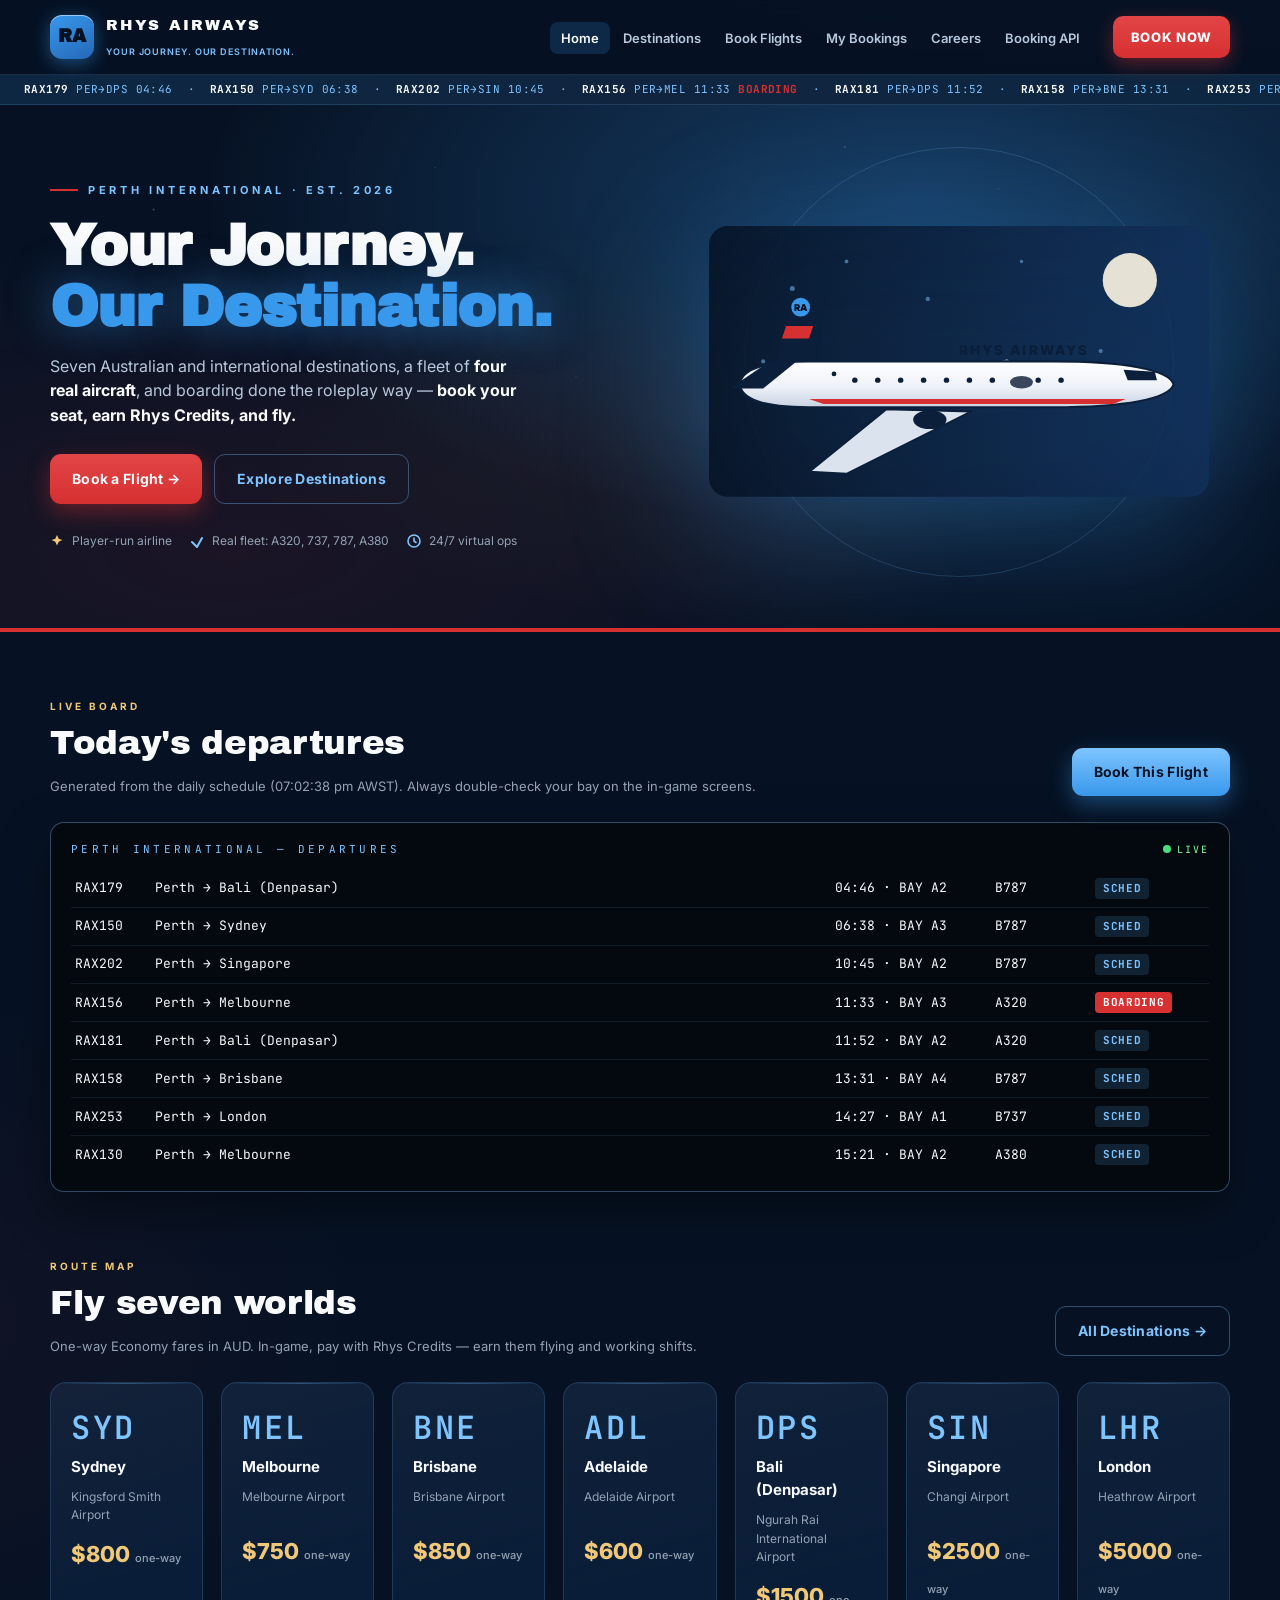
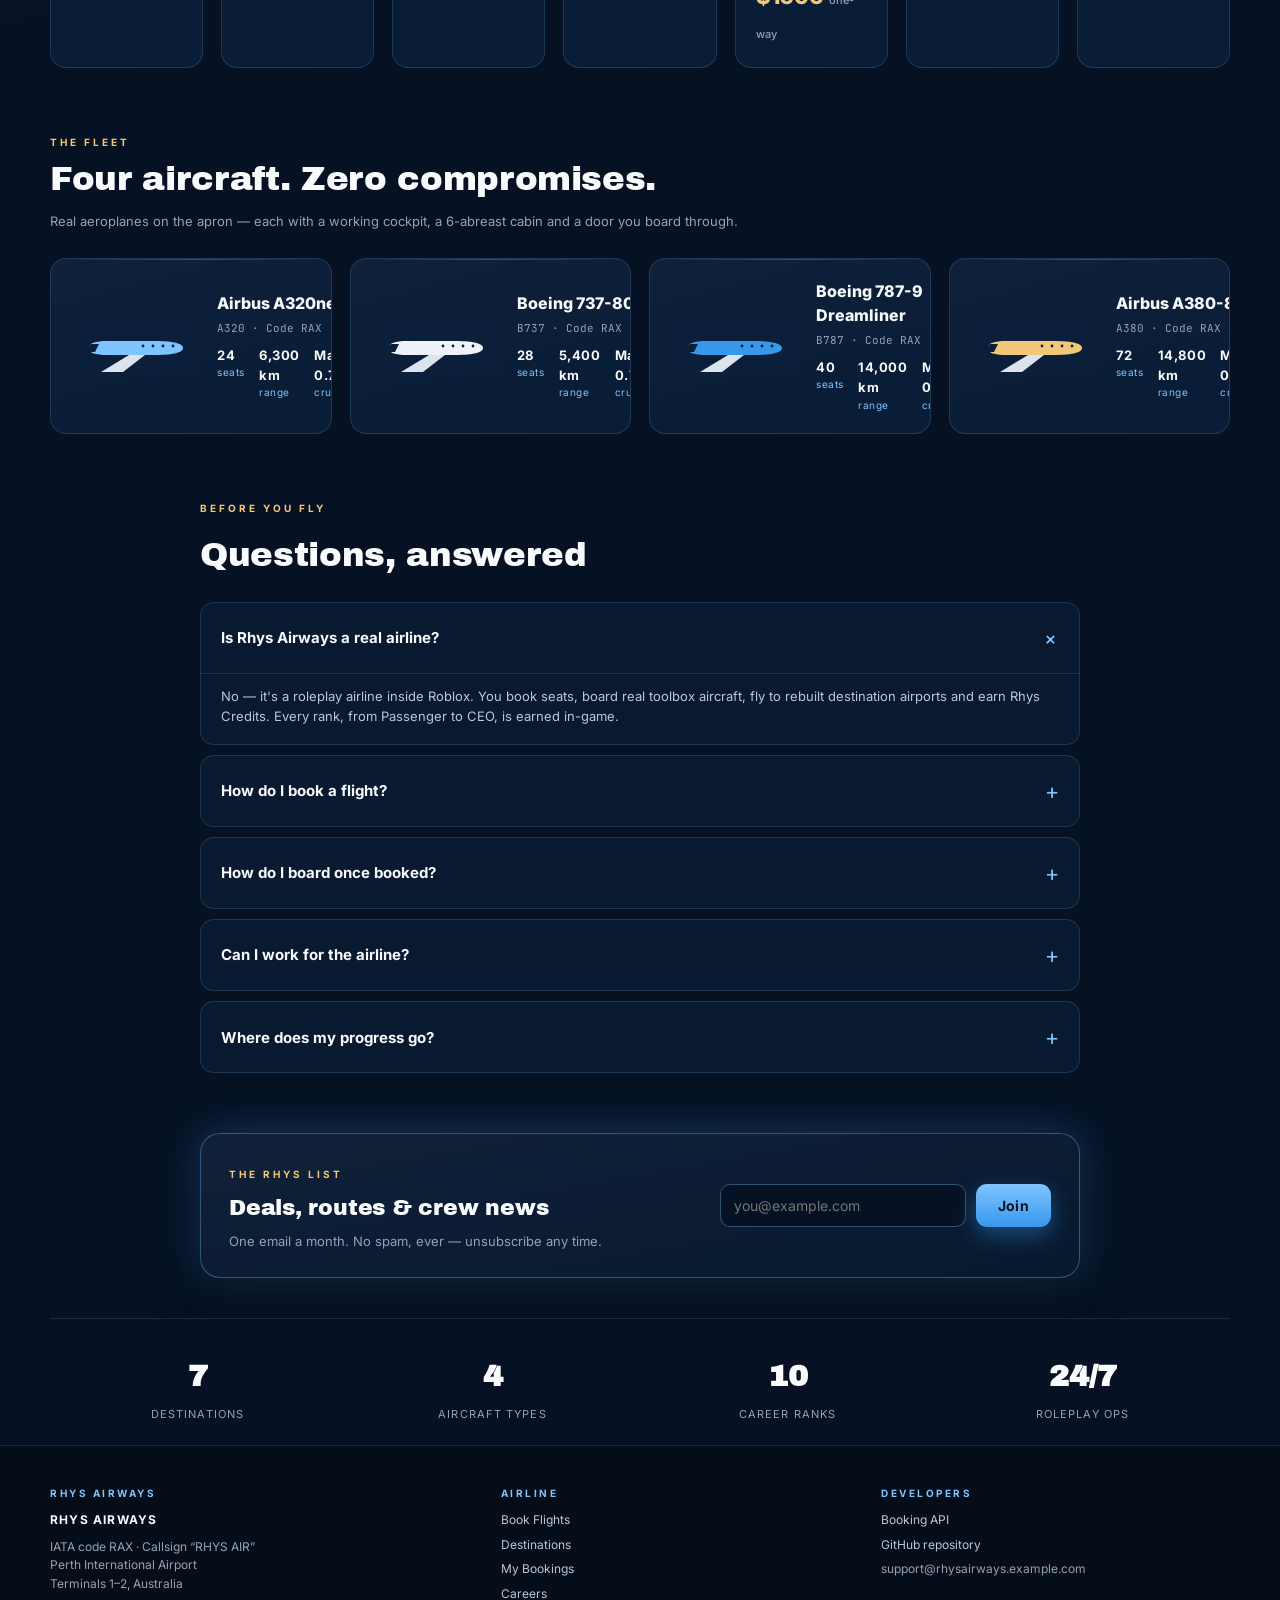
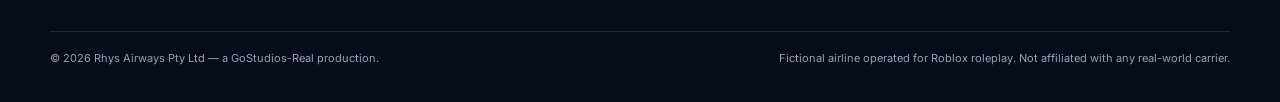
<file: index.html>
<!DOCTYPE html>
<html lang="en">
<head>
<meta charset="UTF-8">
<meta name="viewport" content="width=device-width, initial-scale=1.0">
<title>Rhys Airways — Your Journey. Our Destination. | Flights from Perth</title>
<meta name="description" content="Fly Rhys Airways from Perth: Sydney, Melbourne, Brisbane, Adelaide, Bali, Singapore and London. Book seats online, earn Rhys Credits, climb the careers ladder. A full airline roleplay on Roblox.">
<meta name="theme-color" content="#061224">
<meta property="og:type" content="website">
<meta property="og:site_name" content="Rhys Airways">
<meta property="og:title" content="Rhys Airways — Your Journey. Our Destination.">
<meta property="og:description" content="Seven destinations from Perth, a four-aircraft fleet, and careers from Passenger to CEO. The airline roleplay on Roblox.">
<meta property="og:url" content="https://gostudios-real.github.io/RhysAirways/">
<meta property="og:image" content="https://gostudios-real.github.io/RhysAirways/assets/rhys-thumbnail-1920x1080.jpg">
<meta name="twitter:card" content="summary_large_image">
<meta name="twitter:title" content="Rhys Airways — Your Journey. Our Destination.">
<meta name="twitter:description" content="Sydney, Melbourne, Brisbane, Adelaide, Bali, Singapore, London — book your seat today.">
<meta name="twitter:image" content="https://gostudios-real.github.io/RhysAirways/assets/rhys-thumbnail-1920x1080.jpg">
<link rel="icon" href="assets/favicon.svg" type="image/svg+xml">
<link rel="canonical" href="https://gostudios-real.github.io/RhysAirways/">
<link rel="stylesheet" href="css/style.css">
<script type="application/ld+json">
{"@context":"https://schema.org","@type":"Airline","name":"Rhys Airways","iataCode":"RAX","slogan":"Your Journey. Our Destination.","url":"https://gostudios-real.github.io/RhysAirways/","logo":"https://gostudios-real.github.io/RhysAirways/assets/rhys-icon-512.png","telephone":"+61-8-0000-0000","foundingDate":"2026","founder":{"@type":"Person","name":"Rhys"},"address":{"@type":"PostalAddress","streetAddress":"Terminal 1-2","addressLocality":"Perth","addressRegion":"WA","addressCountry":"AU"}}
</script>
</head>
<body>

<nav class="nav" aria-label="Main navigation">
  <div class="container nav-inner">
    <a class="brand" href="index.html">
      <span class="brand-mark" aria-hidden="true">RA</span>
      <span><span class="brand-name">RHYS AIRWAYS</span><br><span class="brand-slogan">YOUR JOURNEY. OUR DESTINATION.</span></span>
    </a>
    <button class="nav-toggle" aria-label="Toggle menu">☰</button>
    <ul class="nav-links">
      <li><a href="index.html">Home</a></li>
      <li><a href="destinations.html">Destinations</a></li>
      <li><a href="book.html">Book Flights</a></li>
      <li><a href="myflights.html">My Bookings<span class="badge" data-booking-count aria-hidden="true"></span></a></li>
      <li><a href="careers.html">Careers</a></li>
      <li><a href="api.html">Booking API</a></li>
    </ul>
    <a class="nav-cta" href="book.html">BOOK NOW</a>
  </div>
</nav>

<div class="ticker" aria-hidden="true">
  <div class="ticker-inner">&nbsp;</div>
</div>

<header class="hero">
  <div class="container hero-inner">
    <div>
      <span class="kicker">Perth International · Est. 2026</span>
      <h1>Your Journey.<br><span class="accent">Our Destination.</span></h1>
      <p class="lede">Seven Australian and international destinations, a fleet of <strong>four real aircraft</strong>, and boarding done the roleplay way — <strong>book your seat, earn Rhys Credits, and fly.</strong></p>
      <div class="hero-actions">
        <a class="btn btn-red" href="book.html">Book a Flight →</a>
        <a class="btn btn-ghost" href="destinations.html">Explore Destinations</a>
      </div>
      <div class="trust">
        <span class="trust-item"><svg width="14" height="14" viewBox="0 0 14 14"><path d="M7 1l1.7 3.7L12.4 6 8.7 7.7 7 11.4 5.3 7.7 1.6 6l3.7-1.3L7 1z" fill="#f0c878"/></svg> Player-run airline</span>
        <span class="trust-item"><svg width="14" height="14" viewBox="0 0 14 14"><path d="M2 8l5 5 5-9" stroke="#7ec4ff" stroke-width="2" fill="none" stroke-linecap="round" stroke-linejoin="round"/></svg> Real fleet: A320, 737, 787, A380</span>
        <span class="trust-item"><svg width="14" height="14" viewBox="0 0 14 14"><circle cx="7" cy="7" r="6" stroke="#7ec4ff" stroke-width="1.6" fill="none"/><path d="M7 4v3l2 1.5" stroke="#7ec4ff" stroke-width="1.6" fill="none" stroke-linecap="round"/></svg> 24/7 virtual ops</span>
      </div>
    </div>
    <div class="plane-wrap" aria-hidden="true">
      <div class="hero-ring"></div>
      <!-- Rhys Airways hero aircraft (stylised A380) -->
      <svg class="plane-art" viewBox="0 0 480 260" xmlns="http://www.w3.org/2000/svg" role="img" aria-label="Rhys Airways A380 flying over the ocean">
        <defs>
          <linearGradient id="fuselage" x1="0" y1="0" x2="0" y2="1">
            <stop offset="0" stop-color="#ffffff"/><stop offset="0.55" stop-color="#eef2f8"/><stop offset="1" stop-color="#c9d3e2"/>
          </linearGradient>
          <linearGradient id="skyg" x1="0" y1="0" x2="1" y2="0">
            <stop offset="0" stop-color="#061224"/><stop offset="1" stop-color="#12305a"/>
          </linearGradient>
        </defs>
        <rect width="480" height="260" rx="18" fill="url(#skyg)" opacity="0.85"/>
        <circle cx="404" cy="52" r="26" fill="#fdf6e3" opacity="0.9"/>
        <g opacity="0.5" fill="#7ec4ff">
          <circle cx="80" cy="60" r="2.4"/><circle cx="132" cy="34" r="1.8"/><circle cx="210" cy="70" r="2.1"/><circle cx="300" cy="34" r="1.6"/><circle cx="376" cy="120" r="2"/><circle cx="52" cy="130" r="2"/>
        </g>
        <path d="M196 158 L286 128 L300 136 L226 172 Z" fill="#a9b6cc"/>
        <path d="M30 152 C30 138 52 130 96 130 L330 130 C400 130 442 138 446 152 C442 166 400 174 330 174 L96 174 C52 174 30 166 30 152 Z" fill="url(#fuselage)" stroke="#0b1f3a" stroke-width="2"/>
        <path d="M96 166 L400 166 L388 171 L110 171 Z" fill="#d63031"/>
        <path d="M398 138 L428 140 L430 148 L402 148 Z" fill="#0b1f3a"/>
        <g fill="#0b1f3a">
          <circle cx="140" cy="148" r="2.6"/><circle cx="162" cy="148" r="2.6"/><circle cx="184" cy="148" r="2.6"/><circle cx="206" cy="148" r="2.6"/><circle cx="228" cy="148" r="2.6"/><circle cx="250" cy="148" r="2.6"/><circle cx="272" cy="148" r="2.6"/><circle cx="294" cy="148" r="2.6"/><circle cx="316" cy="148" r="2.6"/><circle cx="338" cy="148" r="2.6"/><circle cx="120" cy="142" r="2.3"/>
        </g>
        <path d="M170 176 L96 236 L132 238 L252 178 Z" fill="#dbe3ee" stroke="#0b1f3a" stroke-width="2" stroke-linejoin="round"/>
        <path d="M64 130 L84 66 L112 66 L104 130 Z" fill="#0b1f3a"/>
        <path d="M74 96 L100 96 L96 108 L70 108 Z" fill="#d63031"/>
        <path d="M58 130 L20 156 L52 156 L84 130 Z" fill="#0b1f3a"/>
        <circle cx="88" cy="78" r="9" fill="#3898ec"/>
        <text x="88" y="82" font-size="9" font-weight="900" text-anchor="middle" fill="#061224">RA</text>
        <ellipse cx="212" cy="186" rx="16" ry="9" fill="#0b1f3a"/>
        <ellipse cx="300" cy="150" rx="11" ry="6" fill="#39465c"/>
        <text x="240" y="124" font-size="13" font-weight="800" fill="#0b1f3a" letter-spacing="2">RHYS AIRWAYS</text>
      </svg>
    </div>
  </div>
</header>

<section aria-labelledby="departures-heading">
  <div class="container">
    <div class="section-head">
      <div>
        <span class="eyebrow">Live board</span>
        <h2 id="departures-heading">Today's departures</h2>
        <p class="sub">Generated from the daily schedule (<span data-clock>--:--:--</span> AWST). Always double-check your bay on the in-game screens.</p>
      </div>
      <a class="btn btn-sky" href="book.html">Book This Flight</a>
    </div>
    <div class="board" role="table" aria-label="Departures board">
      <div class="board-title"><span>PERTH INTERNATIONAL — DEPARTURES</span><span class="live-dot">LIVE</span></div>
      <div id="board-body"></div>
    </div>
  </div>
</section>

<section style="padding-top: 0;" aria-labelledby="destinations-heading">
  <div class="container">
    <div class="section-head">
      <div>
        <span class="eyebrow">Route map</span>
        <h2 id="destinations-heading">Fly seven worlds</h2>
        <p class="sub">One-way Economy fares in AUD. In-game, pay with Rhys Credits — earn them flying and working shifts.</p>
      </div>
      <a class="btn btn-ghost" href="destinations.html">All Destinations →</a>
    </div>
    <div class="grid grid-7" id="home-routes"></div>
  </div>
</section>

<section style="padding-top: 0;" aria-labelledby="fleet-heading">
  <div class="container">
    <div class="section-head">
      <div>
        <span class="eyebrow">The fleet</span>
        <h2 id="fleet-heading">Four aircraft. Zero compromises.</h2>
        <p class="sub">Real aeroplanes on the apron — each with a working cockpit, a 6-abreast cabin and a door you board through.</p>
      </div>
    </div>
    <div class="grid grid-4" id="fleet-cards"></div>
  </div>
</section>

<section style="padding-top: 0;" aria-labelledby="faq-heading">
  <div class="container" style="max-width: 880px;">
    <span class="eyebrow">Before you fly</span>
    <h2 id="faq-heading" style="margin: 10px 0 20px;">Questions, answered</h2>
    <div class="faq">
      <div class="faq-item open">
        <button class="faq-q" aria-expanded="true">Is Rhys Airways a real airline?</button>
        <div class="faq-a">No — it's a roleplay airline inside Roblox. You book seats, board real toolbox aircraft, fly to rebuilt destination airports and earn Rhys Credits. Every rank, from Passenger to CEO, is earned in-game.</div>
      </div>
      <div class="faq-item">
        <button class="faq-q" aria-expanded="false">How do I book a flight?</button>
        <div class="faq-a">Pick a destination on this site and we'll hold a seat for you (or book directly in-game from the Flights tab). Fares are charged in Rhys Credits in-game, or shown in AUD here for your convenience. London is 5,000 — so start with Adelaide at 600.</div>
      </div>
      <div class="faq-item">
        <button class="faq-q" aria-expanded="false">How do I board once booked?</button>
        <div class="faq-a">Head to your bay (A1–A4) before pushback, walk up to the aircraft and press E at the door. Your boarding pass lives in MY TICKETS — with barcode, seat and gate.</div>
      </div>
      <div class="faq-item">
        <button class="faq-q" aria-expanded="false">Can I work for the airline?</button>
        <div class="faq-a">Absolutely. Pass the training quizzes in the Career tab to become Ground Crew, Check-in Agent, Cabin Crew or ATC — each pays RC per shift. Supervisors can promote staff; pilots are appointed by management.</div>
      </div>
      <div class="faq-item">
        <button class="faq-q" aria-expanded="false">Where does my progress go?</button>
        <div class="faq-a">Your Rhys Credits, rank, tickets, achievements and flight history persist to your Roblox account across sessions — and your web bookings live in this browser, findable by PNR on the My Bookings page.</div>
      </div>
    </div>
  </div>
</section>

<section style="padding-top: 0; padding-bottom: 40px;" aria-labelledby="newsletter-heading">
  <div class="container" style="max-width: 880px;">
    <div class="booking-panel" style="display:flex; justify-content:space-between; align-items:center; gap:24px; flex-wrap:wrap; padding:26px 28px;">
      <div>
        <span class="eyebrow">The Rhys List</span>
        <h2 id="newsletter-heading" style="font-size:22px; margin-top:6px;">Deals, routes &amp; crew news</h2>
        <p class="sub">One email a month. No spam, ever — unsubscribe any time.</p>
      </div>
      <form id="newsletter-form" class="newsletter" style="margin-top:0;">
        <label class="field" for="nl-email" style="position:absolute; left:-9999px;">Email address</label>
        <input id="nl-email" type="email" required placeholder="you@example.com" aria-label="Email address">
        <button type="submit" class="btn btn-sky">Join</button>
      </form>
    </div>
  </div>
</section>

<div class="container">
  <div class="grid grid-4" style="text-align:center; gap: 0; border-top: 1px solid var(--border); padding-top: 34px;">
    <div class="stat"><b>7</b><span>Destinations</span></div>
    <div class="stat"><b>4</b><span>Aircraft Types</span></div>
    <div class="stat"><b>10</b><span>Career Ranks</span></div>
    <div class="stat"><b>24/7</b><span>Roleplay Ops</span></div>
  </div>
</div>

<footer>
  <div class="container footer-inner">
    <div class="footer-col">
      <h4>Rhys Airways</h4>
      <strong style="color:#f8fafc; letter-spacing:.1em;">RHYS AIRWAYS</strong>
      <p style="margin-top:8px;">IATA code RAX · Callsign “RHYS AIR”<br>Perth International Airport<br>Terminals 1–2, Australia</p>
    </div>
    <div class="footer-col">
      <h4>Airline</h4>
      <ul>
        <li><a href="book.html">Book Flights</a></li>
        <li><a href="destinations.html">Destinations</a></li>
        <li><a href="myflights.html">My Bookings</a></li>
        <li><a href="careers.html">Careers</a></li>
      </ul>
    </div>
    <div class="footer-col">
      <h4>Developers</h4>
      <ul>
        <li><a href="api.html">Booking API</a></li>
        <li><a href="https://github.com/GoStudios-Real/RhysAirways" rel="noopener">GitHub repository</a></li>
        <li>support@rhysairways.example.com</li>
      </ul>
    </div>
  </div>
  <div class="container footer-bottom">
    <span>© <span data-year></span> Rhys Airways Pty Ltd — a GoStudios-Real production.</span>
    <span>Fictional airline operated for Roblox roleplay. Not affiliated with any real-world carrier.</span>
  </div>
</footer>

<script src="js/config.js"></script>
<script src="js/data.js"></script>
<script src="js/app.js"></script>
<script>
  const FLEET = [
    { id: "A320", name: "Airbus A320neo", seats: 24, range: "6,300 km", cruise: "Mach 0.79", span: 35.8, color: "#7ec4ff" },
    { id: "B737", name: "Boeing 737-800", seats: 28, range: "5,400 km", cruise: "Mach 0.78", span: 34.3, color: "#eef2f8" },
    { id: "B787", name: "Boeing 787-9 Dreamliner", seats: 40, range: "14,000 km", cruise: "Mach 0.85", span: 60.1, color: "#3898ec" },
    { id: "A380", name: "Airbus A380-800", seats: 72, range: "14,800 km", cruise: "Mach 0.85", span: 79.8, color: "#f0c878" },
  ];
  document.getElementById("fleet-cards").innerHTML = FLEET.map(a => `
    <article class="card fleet-card">
      <svg class="fleet-silhouette" viewBox="0 0 130 64" aria-hidden="true">
        <rect width="130" height="64" rx="10" fill="#0b1f3a"/>
        <path d="M18 34 C18 29 24 27 36 27 L84 27 C104 27 112 30 112 34 C112 38 104 41 84 41 L36 41 C24 41 18 39 18 34 Z" fill="${a.color}"/>
        <path d="M28 27 L34 10 L44 10 L41 27 Z" fill="#0b1f3a"/>
        <path d="M58 41 L30 58 L52 58 L74 41 Z" fill="#dbe3ee"/>
        <path d="M20 30 L12 38 L24 38 L28 30 Z" fill="#0b1f3a"/>
        <circle cx="102" cy="32" r="1.4" fill="#0b1f3a"/><circle cx="92" cy="32" r="1.4" fill="#0b1f3a"/><circle cx="82" cy="32" r="1.4" fill="#0b1f3a"/><circle cx="72" cy="32" r="1.4" fill="#0b1f3a"/>
      </svg>
      <div>
        <div class="fleet-name">${a.name}</div>
        <div class="fleet-meta">${a.id} · Code RAX</div>
        <div class="fleet-stat">
          <span><b>${a.seats}</b>seats</span>
          <span><b>${a.range}</b>range</span>
          <span><b>${a.cruise}</b>cruise</span>
        </div>
      </div>
    </article>`).join("");

  document.getElementById("home-routes").innerHTML = ROUTES.map(r => `
    <a class="card" href="destinations.html#${r.id}" aria-label="Book ${r.city} — from $${r.fare}">
      <div class="card-code">${r.id}</div>
      <div class="card-city">${r.city}</div>
      <div class="card-meta">${r.airport}</div>
      <div class="card-fare">$${r.fare.toFixed(0)} <small>one-way</small></div>
    </a>`).join("");
</script>
</body>
</html>
</file>
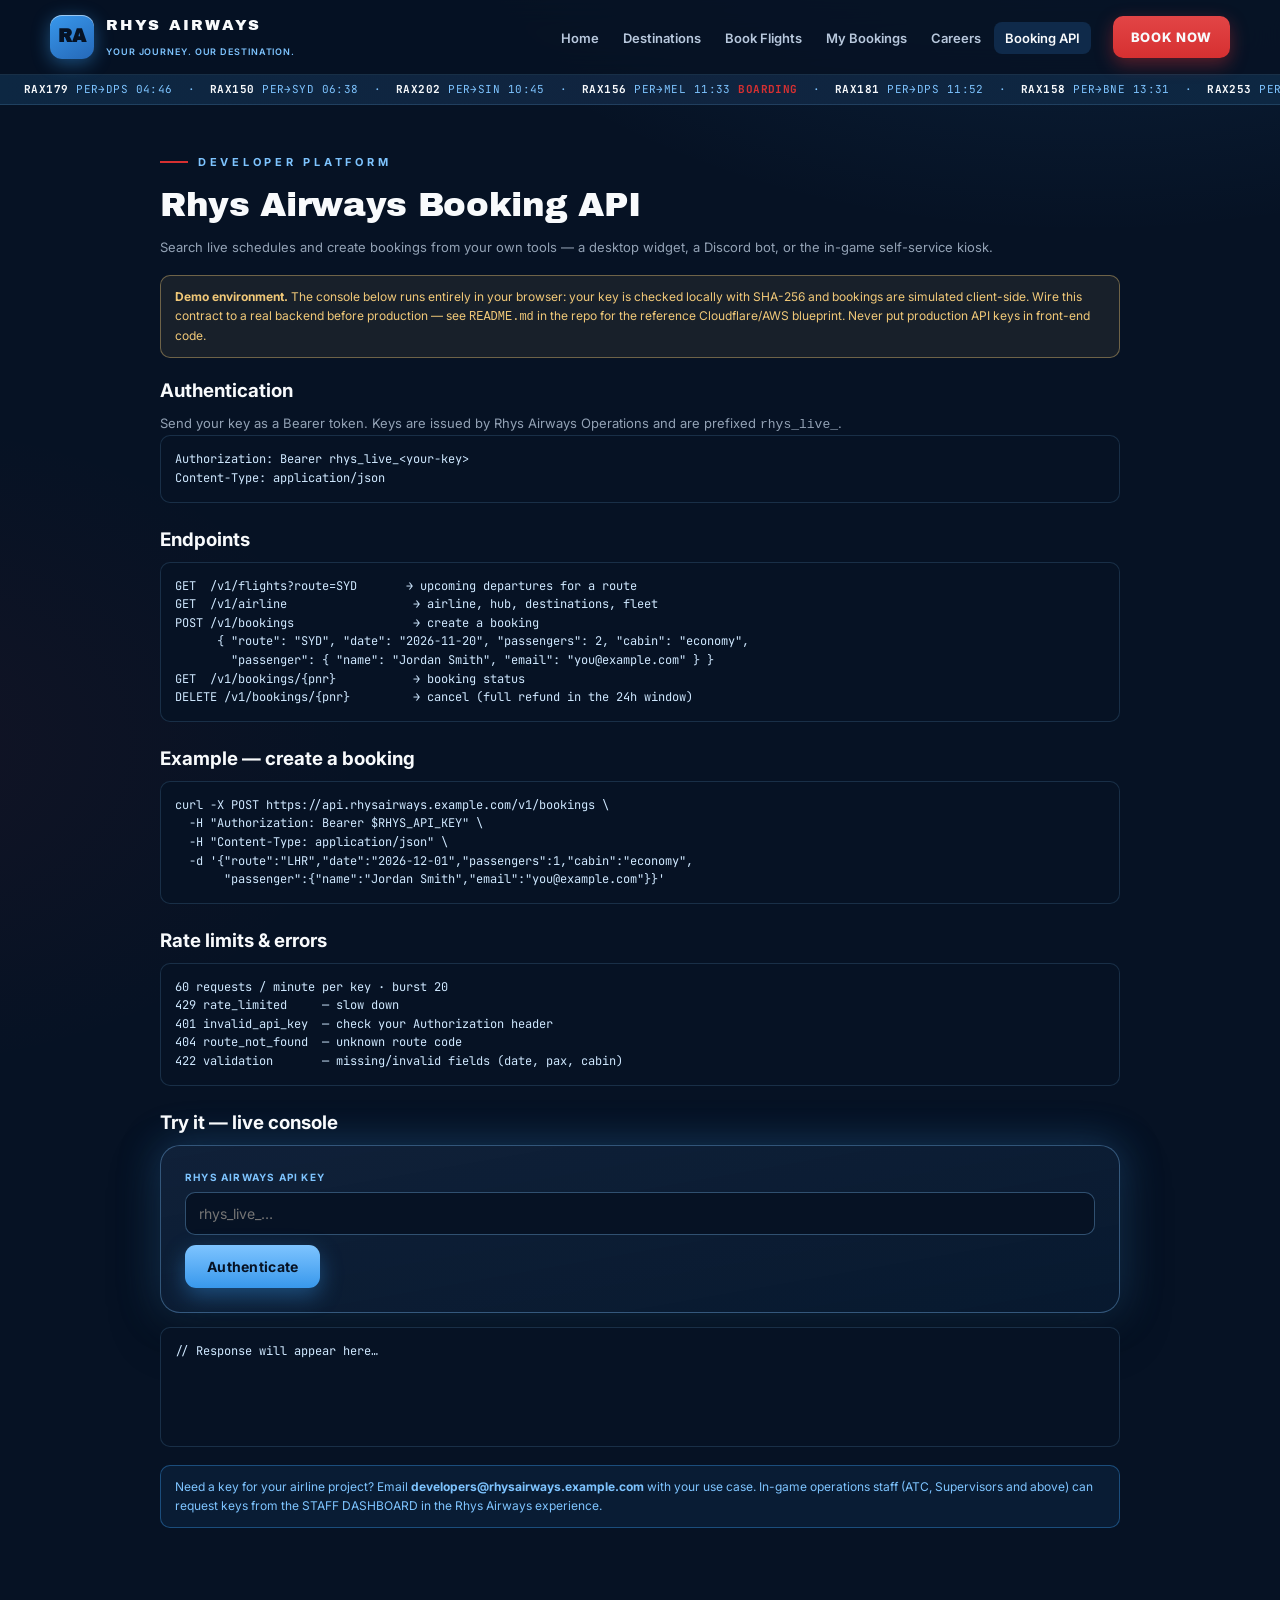
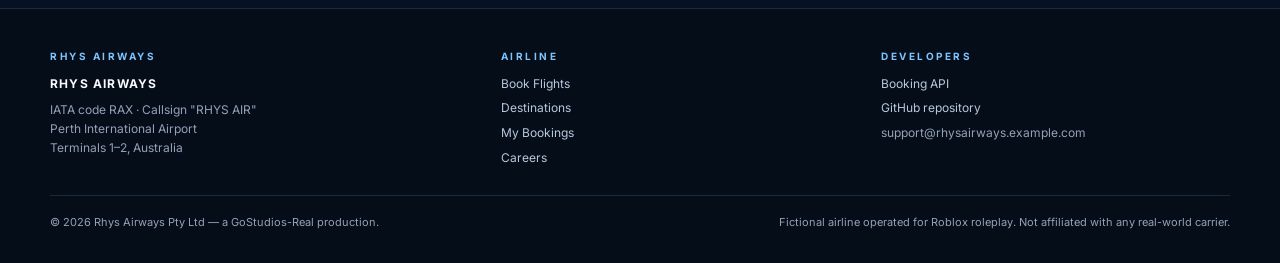
<file: api.html>
<!DOCTYPE html>
<html lang="en">
<head>
<meta charset="UTF-8">
<meta name="viewport" content="width=device-width, initial-scale=1.0">
<title>Booking API — Rhys Airways Developer Platform</title>
<meta name="description" content="Rhys Airways booking API: authenticate with your Rhys Airways API key, search flights and create bookings programmatically. Docs, examples and a live demo console.">
<meta name="theme-color" content="#061224">
<meta property="og:type" content="website">
<meta property="og:site_name" content="Rhys Airways">
<meta property="og:title" content="Booking API — Rhys Airways Developer Platform">
<meta property="og:description" content="Open API for Rhys Airways flights and bookings, with a live console and docs.">
<link rel="canonical" href="https://gostudios-real.github.io/RhysAirways/api.html">
<link rel="icon" href="assets/favicon.svg" type="image/svg+xml">
<link rel="stylesheet" href="css/style.css">
</head>
<body>

<nav class="nav" aria-label="Main navigation">
  <div class="container nav-inner">
    <a class="brand" href="index.html">
      <span class="brand-mark" aria-hidden="true">RA</span>
      <span><span class="brand-name">RHYS AIRWAYS</span><br><span class="brand-slogan">YOUR JOURNEY. OUR DESTINATION.</span></span>
    </a>
    <button class="nav-toggle" aria-label="Toggle menu">☰</button>
    <ul class="nav-links">
      <li><a href="index.html">Home</a></li>
      <li><a href="destinations.html">Destinations</a></li>
      <li><a href="book.html">Book Flights</a></li>
      <li><a href="myflights.html">My Bookings<span class="badge" data-booking-count aria-hidden="true"></span></a></li>
      <li><a href="careers.html">Careers</a></li>
      <li><a href="api.html">Booking API</a></li>
    </ul>
    <a class="nav-cta" href="book.html">BOOK NOW</a>
  </div>
</nav>

<div class="ticker" aria-hidden="true">
  <div class="ticker-inner">&nbsp;</div>
</div>

<section style="padding-top: 40px;">
  <div class="container" style="max-width: 960px;">
    <span class="kicker">Developer platform</span>
    <h2 style="margin:8px 0 6px;">Rhys Airways Booking API</h2>
    <p class="sub" style="margin-bottom:18px;">Search live schedules and create bookings from your own tools — a desktop widget, a Discord bot, or the in-game self-service kiosk.</p>

    <div class="notice" style="margin-bottom:18px;"><b>Demo environment.</b> The console below runs entirely in your browser: your key is checked locally with SHA-256 and bookings are simulated client-side. Wire this contract to a real backend before production — see <code>README.md</code> in the repo for the reference Cloudflare/AWS blueprint. Never put production API keys in front-end code.</div>

    <h3 style="margin: 18px 0 8px;">Authentication</h3>
    <p class="sub">Send your key as a Bearer token. Keys are issued by Rhys Airways Operations and are prefixed <code>rhys_live_</code>.</p>
    <pre class="mono">Authorization: Bearer rhys_live_&lt;your-key&gt;
Content-Type: application/json</pre>

    <h3 style="margin: 22px 0 8px;">Endpoints</h3>
    <div class="mono">GET  /v1/flights?route=SYD       → upcoming departures for a route
GET  /v1/airline                  → airline, hub, destinations, fleet
POST /v1/bookings                 → create a booking
      { "route": "SYD", "date": "2026-11-20", "passengers": 2, "cabin": "economy",
        "passenger": { "name": "Jordan Smith", "email": "you@example.com" } }
GET  /v1/bookings/{pnr}           → booking status
DELETE /v1/bookings/{pnr}         → cancel (full refund in the 24h window)</div>

    <h3 style="margin: 22px 0 8px;">Example — create a booking</h3>
    <pre class="mono">curl -X POST https://api.rhysairways.example.com/v1/bookings \
  -H "Authorization: Bearer $RHYS_API_KEY" \
  -H "Content-Type: application/json" \
  -d '{"route":"LHR","date":"2026-12-01","passengers":1,"cabin":"economy",
       "passenger":{"name":"Jordan Smith","email":"you@example.com"}}'</pre>

    <h3 style="margin: 22px 0 8px;">Rate limits &amp; errors</h3>
    <div class="mono">60 requests / minute per key · burst 20
429 rate_limited     — slow down
401 invalid_api_key  — check your Authorization header
404 route_not_found  — unknown route code
422 validation       — missing/invalid fields (date, pax, cabin)</div>

    <h3 style="margin: 22px 0 8px;">Try it — live console</h3>
    <div id="api-gate" class="booking-panel">
      <label class="field">Rhys Airways API key
        <input id="api-key" type="password" placeholder="rhys_live_…" autocomplete="off">
      </label>
      <button id="api-unlock" class="btn btn-sky" style="margin-top:10px;">Authenticate</button>
    </div>
    <div id="api-console" class="booking-panel" style="display:none; margin-top:14px;">
      <div class="form-grid" style="grid-template-columns: 1.2fr 1fr 1fr auto;">
        <label class="field">Endpoint
          <select id="api-endpoint">
            <option>GET /v1/flights</option>
            <option>POST /v1/bookings</option>
            <option>GET /v1/airline</option>
          </select>
        </label>
        <label class="field">Argument 1<input id="api-arg1" placeholder="SYD"></label>
        <label class="field">Argument 2<input id="api-arg2" placeholder="2" value="1"></label>
        <div style="display:flex; align-items:end;"><button id="api-call" class="btn btn-red" style="height:46px;">Send</button></div>
      </div>
    </div>
    <pre id="api-out" class="mono" style="margin-top:14px; min-height:120px;">// Response will appear here…</pre>

    <div class="notice notice-sky" style="margin-top:18px;">Need a key for your airline project? Email <b>developers@rhysairways.example.com</b> with your use case. In-game operations staff (ATC, Supervisors and above) can request keys from the STAFF DASHBOARD in the Rhys Airways experience.</div>
  </div>
</section>

<footer>
  <div class="container footer-inner">
    <div class="footer-col">
      <h4>Rhys Airways</h4>
      <strong style="color:#f8fafc; letter-spacing:.1em;">RHYS AIRWAYS</strong>
      <p style="margin-top:8px;">IATA code RAX · Callsign "RHYS AIR"<br>Perth International Airport<br>Terminals 1–2, Australia</p>
    </div>
    <div class="footer-col">
      <h4>Airline</h4>
      <ul>
        <li><a href="book.html">Book Flights</a></li>
        <li><a href="destinations.html">Destinations</a></li>
        <li><a href="myflights.html">My Bookings</a></li>
        <li><a href="careers.html">Careers</a></li>
      </ul>
    </div>
    <div class="footer-col">
      <h4>Developers</h4>
      <ul>
        <li><a href="api.html">Booking API</a></li>
        <li><a href="https://github.com/GoStudios-Real/RhysAirways" rel="noopener">GitHub repository</a></li>
        <li>support@rhysairways.example.com</li>
      </ul>
    </div>
  </div>
  <div class="container footer-bottom">
    <span>© <span data-year></span> Rhys Airways Pty Ltd — a GoStudios-Real production.</span>
    <span>Fictional airline operated for Roblox roleplay. Not affiliated with any real-world carrier.</span>
  </div>
</footer>

<script src="js/config.js"></script>
<script src="js/data.js"></script>
<script src="js/app.js"></script>
<script src="js/api.js"></script>
</body>
</html>
</file>
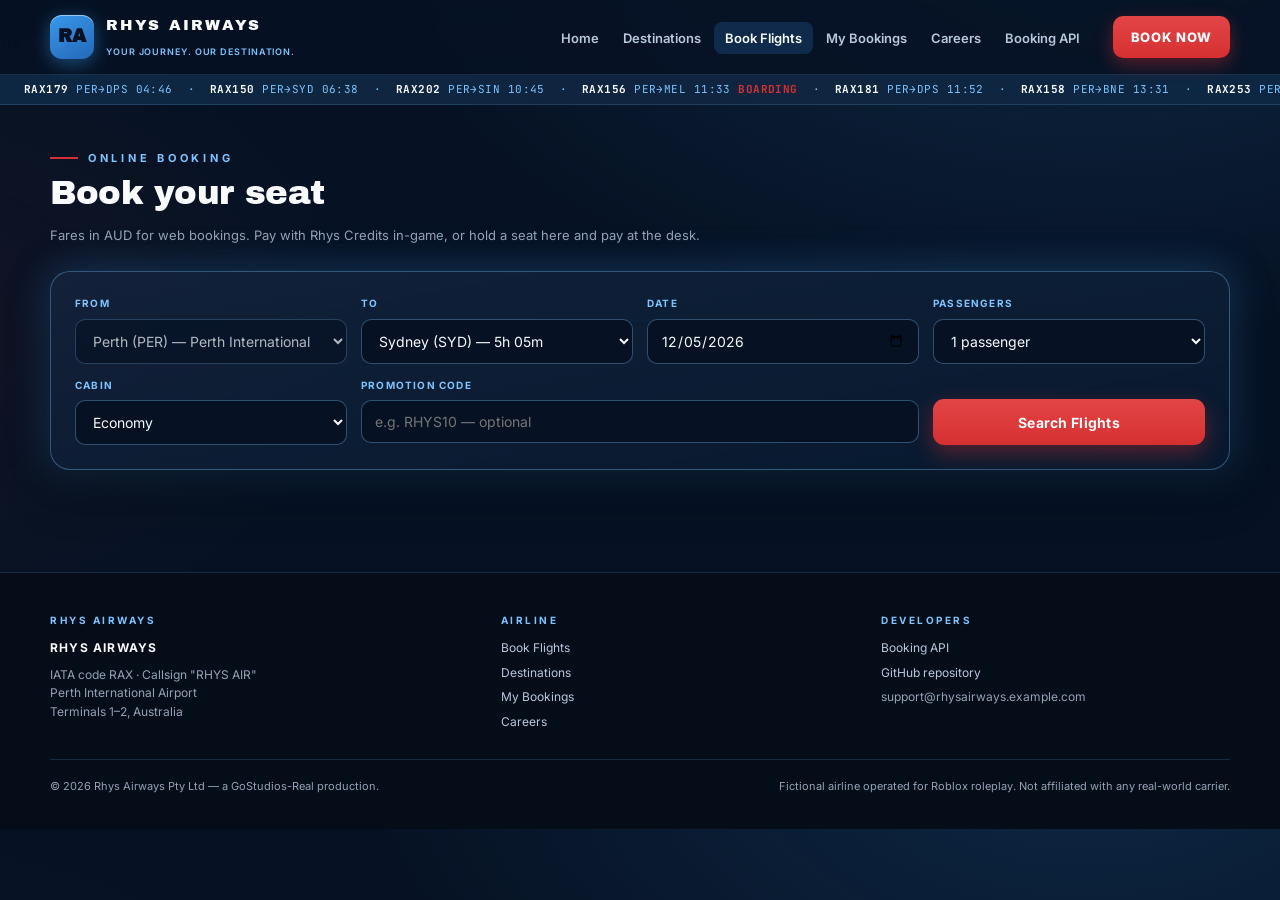
<file: book.html>
<!DOCTYPE html>
<html lang="en">
<head>
<meta charset="UTF-8">
<meta name="viewport" content="width=device-width, initial-scale=1.0">
<title>Book a Flight — Rhys Airways</title>
<meta name="description" content="Book Rhys Airways flights from Perth online: pick your destination, date, cabin and passengers. Instant confirmation with your PNR and e-ticket.">
<meta name="theme-color" content="#061224">
<meta property="og:type" content="website">
<meta property="og:site_name" content="Rhys Airways">
<meta property="og:title" content="Book a Flight — Rhys Airways">
<meta property="og:description" content="Sydney, Melbourne, Brisbane, Adelaide, Bali, Singapore or London — book your seat in seconds. Instant PNR e-ticket.">
<meta property="og:image" content="https://gostudios-real.github.io/RhysAirways/assets/rhys-thumbnail-1920x1080.jpg">
<link rel="canonical" href="https://gostudios-real.github.io/RhysAirways/book.html">
<link rel="icon" href="assets/favicon.svg" type="image/svg+xml">
<link rel="stylesheet" href="css/style.css">
</head>
<body>

<nav class="nav" aria-label="Main navigation">
  <div class="container nav-inner">
    <a class="brand" href="index.html">
      <span class="brand-mark" aria-hidden="true">RA</span>
      <span><span class="brand-name">RHYS AIRWAYS</span><br><span class="brand-slogan">YOUR JOURNEY. OUR DESTINATION.</span></span>
    </a>
    <button class="nav-toggle" aria-label="Toggle menu">☰</button>
    <ul class="nav-links">
      <li><a href="index.html">Home</a></li>
      <li><a href="destinations.html">Destinations</a></li>
      <li><a href="book.html">Book Flights</a></li>
      <li><a href="myflights.html">My Bookings<span class="badge" data-booking-count aria-hidden="true"></span></a></li>
      <li><a href="careers.html">Careers</a></li>
      <li><a href="api.html">Booking API</a></li>
    </ul>
    <a class="nav-cta" href="book.html">BOOK NOW</a>
  </div>
</nav>

<div class="ticker" aria-hidden="true">
  <div class="ticker-inner">&nbsp;</div>
</div>

<section style="padding-top: 36px;">
  <div class="container">
    <div class="section-head">
      <div>
        <span class="kicker">Online booking</span>
        <h2>Book your seat</h2>
        <p class="sub">Fares in AUD for web bookings. Pay with Rhys Credits in-game, or hold a seat here and pay at the desk.</p>
      </div>
    </div>

    <form id="search-form" class="booking-panel">
      <div class="form-grid">
        <label class="field">From
          <select id="f-origin" disabled><option>Perth (PER) — Perth International</option></select>
        </label>
        <label class="field">To
          <select id="f-dest" required></select>
        </label>
        <label class="field">Date
          <input id="f-date" type="date" required>
        </label>
        <label class="field">Passengers
          <select id="f-pax">1..6</select>
        </label>
        <label class="field">Cabin
          <select id="f-cabin"></select>
        </label>
        <label class="field" style="grid-column: span 2;">Promotion code
          <input id="f-promo" type="text" placeholder="e.g. RHYS10 — optional" maxlength="12">
        </label>
        <div style="display:flex; align-items:end;">
          <button type="submit" class="btn btn-red btn-block" style="height:46px;">Search Flights</button>
        </div>
      </div>
    </form>

    <div id="results" style="margin-top: 22px;"></div>

    <!-- passenger details + confirmation get injected here -->
    <div id="confirm"></div>
  </div>
</section>

<footer>
  <div class="container footer-inner">
    <div class="footer-col">
      <h4>Rhys Airways</h4>
      <strong style="color:#f8fafc; letter-spacing:.1em;">RHYS AIRWAYS</strong>
      <p style="margin-top:8px;">IATA code RAX · Callsign "RHYS AIR"<br>Perth International Airport<br>Terminals 1–2, Australia</p>
    </div>
    <div class="footer-col">
      <h4>Airline</h4>
      <ul>
        <li><a href="book.html">Book Flights</a></li>
        <li><a href="destinations.html">Destinations</a></li>
        <li><a href="myflights.html">My Bookings</a></li>
        <li><a href="careers.html">Careers</a></li>
      </ul>
    </div>
    <div class="footer-col">
      <h4>Developers</h4>
      <ul>
        <li><a href="api.html">Booking API</a></li>
        <li><a href="https://github.com/GoStudios-Real/RhysAirways" rel="noopener">GitHub repository</a></li>
        <li>support@rhysairways.example.com</li>
      </ul>
    </div>
  </div>
  <div class="container footer-bottom">
    <span>© <span data-year></span> Rhys Airways Pty Ltd — a GoStudios-Real production.</span>
    <span>Fictional airline operated for Roblox roleplay. Not affiliated with any real-world carrier.</span>
  </div>
</footer>

<script src="js/config.js"></script>
<script src="js/data.js"></script>
<script src="js/app.js"></script>
<script src="js/book.js"></script>
</body>
</html>
</file>
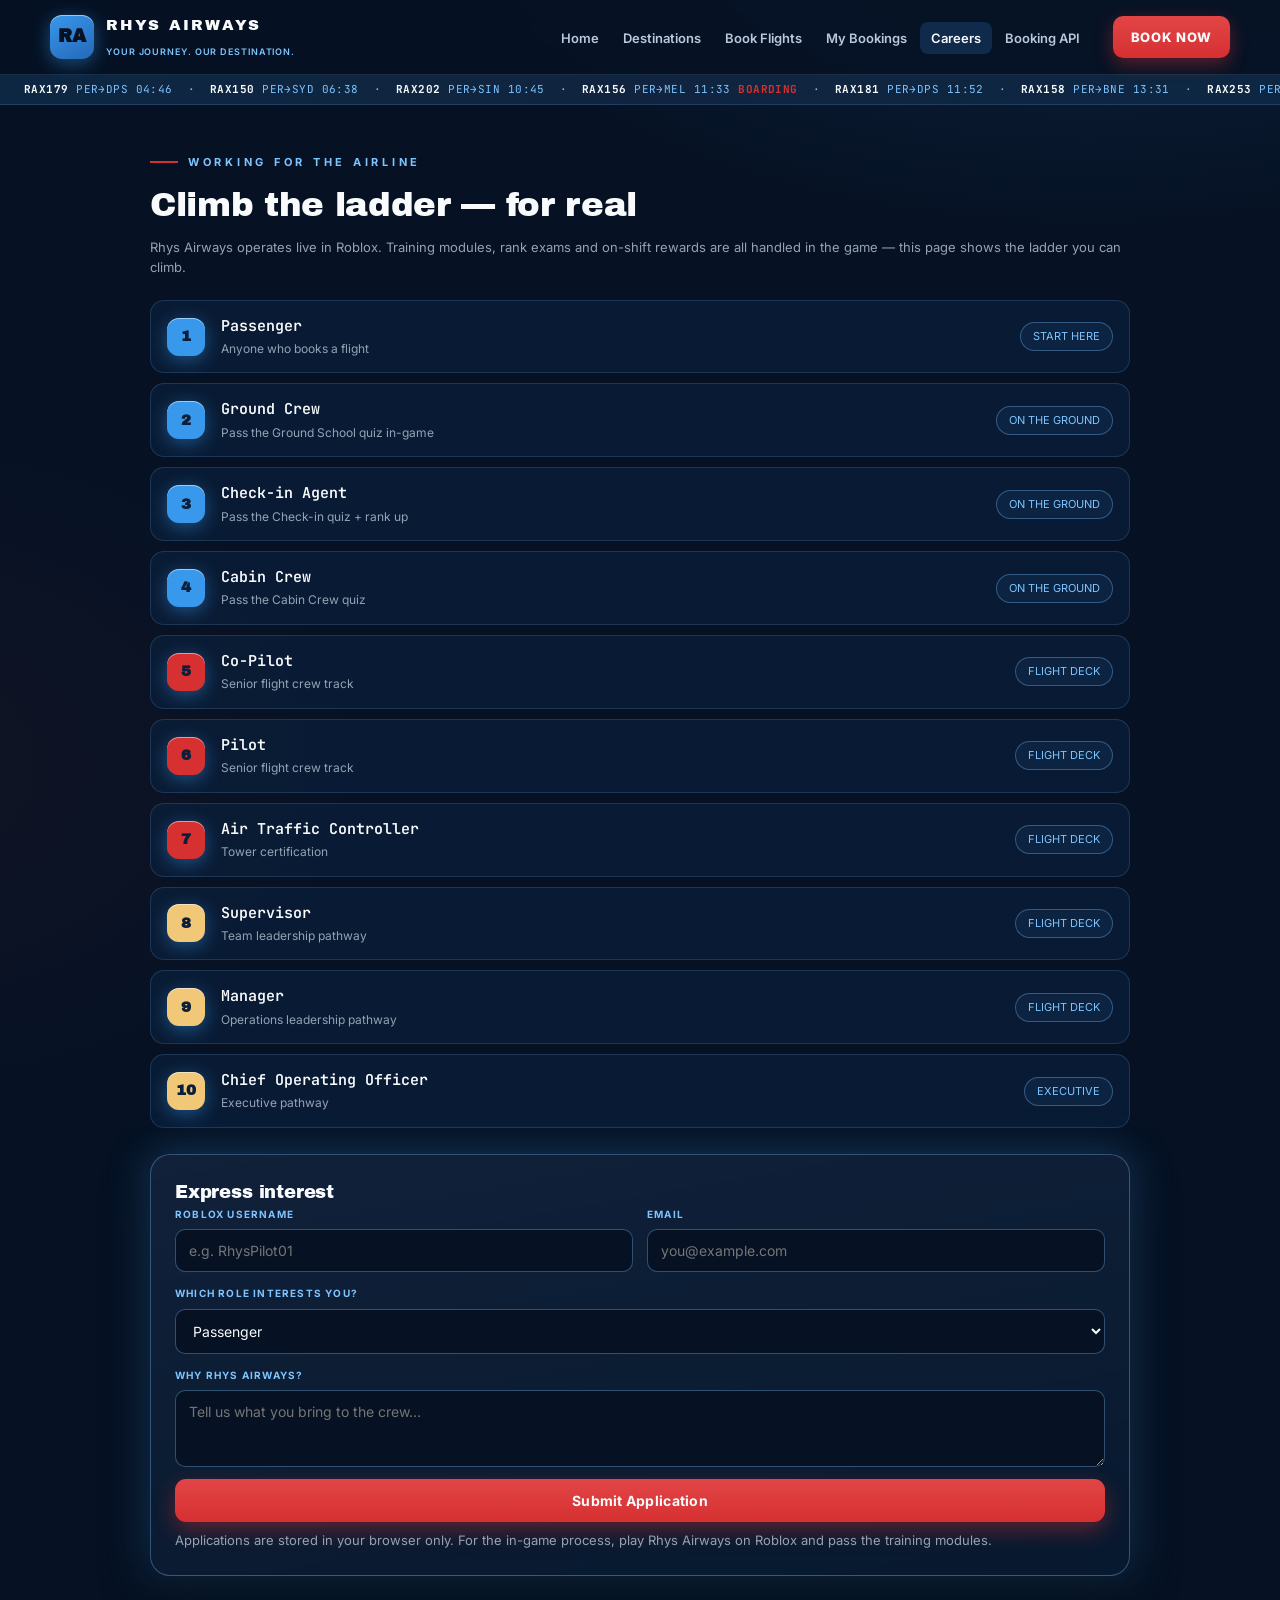
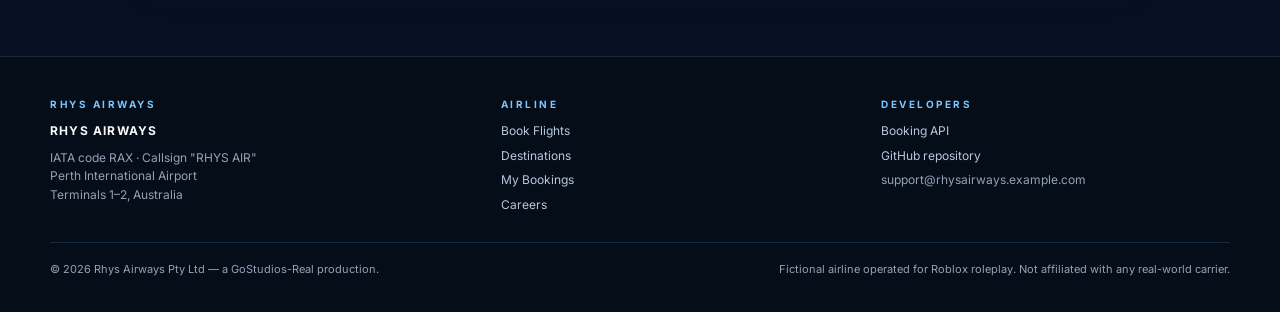
<file: careers.html>
<!DOCTYPE html>
<html lang="en">
<head>
<meta charset="UTF-8">
<meta name="viewport" content="width=device-width, initial-scale=1.0">
<title>Careers — Rhys Airways</title>
<meta name="description" content="From Passenger to Chief Operating Officer — the Rhys Airways 10-rank career ladder, flown and worked on the ground in the Roblox experience.">
<meta name="theme-color" content="#061224">
<meta property="og:type" content="website">
<meta property="og:site_name" content="Rhys Airways">
<meta property="og:title" content="Careers — Rhys Airways">
<meta property="og:description" content="Ground Crew, Check-in Agent, Cabin Crew, Co-Pilot, Captain, ATC, Supervisor, Manager, CEO — climb the ladder in-game.">
<link rel="canonical" href="https://gostudios-real.github.io/RhysAirways/careers.html">
<link rel="icon" href="assets/favicon.svg" type="image/svg+xml">
<link rel="stylesheet" href="css/style.css">
</head>
<body>

<nav class="nav" aria-label="Main navigation">
  <div class="container nav-inner">
    <a class="brand" href="index.html">
      <span class="brand-mark" aria-hidden="true">RA</span>
      <span><span class="brand-name">RHYS AIRWAYS</span><br><span class="brand-slogan">YOUR JOURNEY. OUR DESTINATION.</span></span>
    </a>
    <button class="nav-toggle" aria-label="Toggle menu">☰</button>
    <ul class="nav-links">
      <li><a href="index.html">Home</a></li>
      <li><a href="destinations.html">Destinations</a></li>
      <li><a href="book.html">Book Flights</a></li>
      <li><a href="myflights.html">My Bookings<span class="badge" data-booking-count aria-hidden="true"></span></a></li>
      <li><a href="careers.html">Careers</a></li>
      <li><a href="api.html">Booking API</a></li>
    </ul>
    <a class="nav-cta" href="book.html">BOOK NOW</a>
  </div>
</nav>

<div class="ticker" aria-hidden="true">
  <div class="ticker-inner">&nbsp;</div>
</div>

<section style="padding-top: 40px;">
  <div class="container" style="max-width: 980px;">
    <span class="kicker">Working for the airline</span>
    <h2 style="margin:8px 0 6px;">Climb the ladder — for real</h2>
    <p class="sub" style="margin-bottom:22px;">Rhys Airways operates live in Roblox. Training modules, rank exams and on-shift rewards are all handled in the game — this page shows the ladder you can climb.</p>

    <div id="ladder"></div>

    <form id="apply-form" class="booking-panel" style="margin-top:26px;">
      <h2 style="font-size:18px;">Express interest</h2>
      <div class="form-grid" style="grid-template-columns: 1fr 1fr;">
        <label class="field">Roblox username<input id="a-user" required placeholder="e.g. RhysPilot01"></label>
        <label class="field">Email<input id="a-email" type="email" required placeholder="you@example.com"></label>
        <label class="field" style="grid-column: span 2;">Which role interests you?<select id="a-role"></select></label>
        <label class="field" style="grid-column: span 2;">Why Rhys Airways?<textarea id="a-why" rows="3" maxlength="500" required placeholder="Tell us what you bring to the crew…"></textarea></label>
      </div>
      <button class="btn btn-red btn-block" style="margin-top:12px;" type="submit">Submit Application</button>
      <p class="sub" style="margin-top:8px;">Applications are stored in your browser only. For the in-game process, play Rhys Airways on Roblox and pass the training modules.</p>
    </form>
    <div id="apply-done"></div>
  </div>
</section>

<footer>
  <div class="container footer-inner">
    <div class="footer-col">
      <h4>Rhys Airways</h4>
      <strong style="color:#f8fafc; letter-spacing:.1em;">RHYS AIRWAYS</strong>
      <p style="margin-top:8px;">IATA code RAX · Callsign "RHYS AIR"<br>Perth International Airport<br>Terminals 1–2, Australia</p>
    </div>
    <div class="footer-col">
      <h4>Airline</h4>
      <ul>
        <li><a href="book.html">Book Flights</a></li>
        <li><a href="destinations.html">Destinations</a></li>
        <li><a href="myflights.html">My Bookings</a></li>
        <li><a href="careers.html">Careers</a></li>
      </ul>
    </div>
    <div class="footer-col">
      <h4>Developers</h4>
      <ul>
        <li><a href="api.html">Booking API</a></li>
        <li><a href="https://github.com/GoStudios-Real/RhysAirways" rel="noopener">GitHub repository</a></li>
        <li>support@rhysairways.example.com</li>
      </ul>
    </div>
  </div>
  <div class="container footer-bottom">
    <span>© <span data-year></span> Rhys Airways Pty Ltd — a GoStudios-Real production.</span>
    <span>Fictional airline operated for Roblox roleplay. Not affiliated with any real-world carrier.</span>
  </div>
</footer>

<script src="js/config.js"></script>
<script src="js/data.js"></script>
<script src="js/app.js"></script>
<script>
  const ladder = document.getElementById("ladder");
  ladder.innerHTML = RANKS.map((r, i) => `
    <div class="flight-result" style="margin-top:${i === 0 ? 0 : 10}px;">
      <div class="brand-mark" style="width:38px; height:38px; font-size:15px; background:${i >= 7 ? 'var(--gold)' : i >= 4 ? 'var(--red)' : 'var(--sky)'}; color:var(--navy);">${i + 1}</div>
      <div>
        <div class="flight-times" style="font-size:15px;">${r.name}</div>
        <div class="flight-route">${r.req}</div>
      </div>
      <div class="flight-price" style="min-width:130px;"><span class="pill">${i === 0 ? "START HERE" : i >= 9 ? "EXECUTIVE" : i >= 4 ? "FLIGHT DECK" : "ON THE GROUND"}</span></div>
    </div>`).join("");

  const roleSel = document.getElementById("a-role");
  roleSel.innerHTML = RANKS.map(r => `<option>${r.name}</option>`).join("");

  document.getElementById("apply-form").addEventListener("submit", (e) => {
    e.preventDefault();
    const user = document.getElementById("a-user").value.trim();
    document.getElementById("apply-done").innerHTML = `<div class="notice notice-sky" style="margin-top:14px;">G'day ${user.replace(/</g, "&lt;")} — application received! A crew member will reach out in-game, or find us at the Rhys Airways terminal. Uniform and briefing provided.</div>`;
    window.showToast("Application sent. Welcome aboard!");
    e.target.reset();
  });
</script>
</body>
</html>
</file>
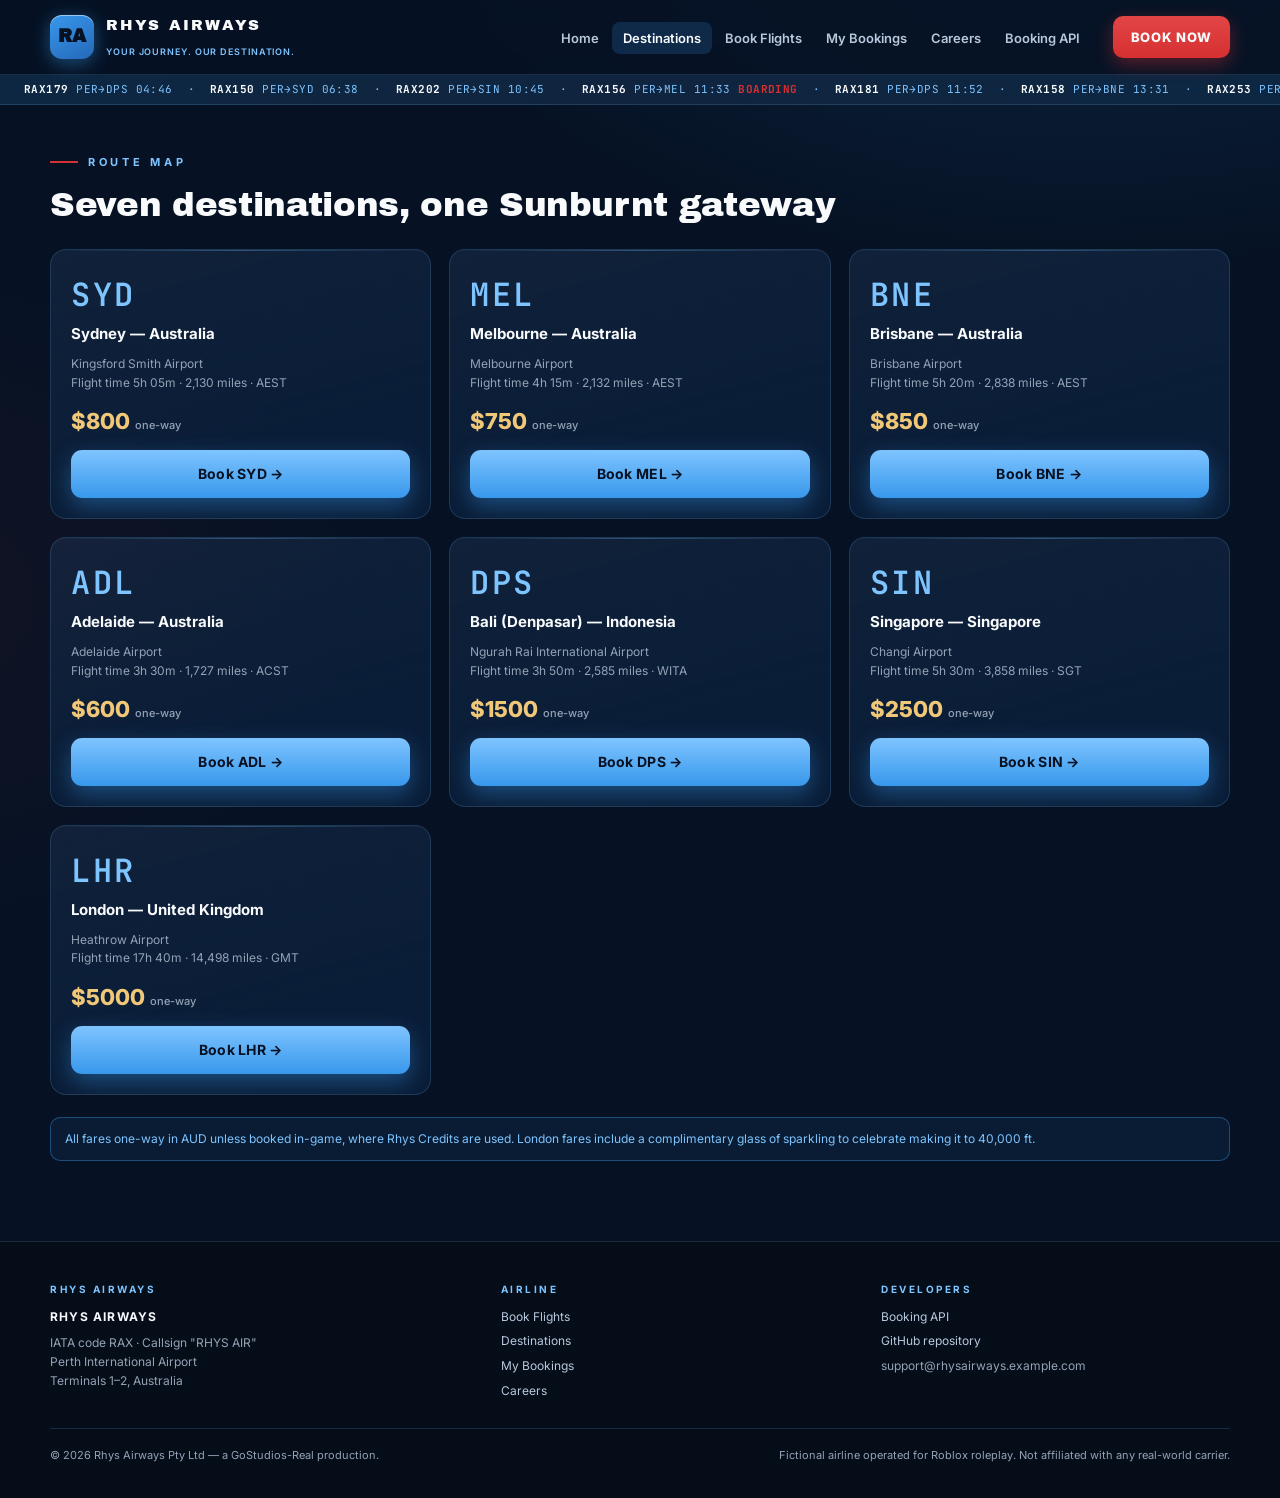
<file: destinations.html>
<!DOCTYPE html>
<html lang="en">
<head>
<meta charset="UTF-8">
<meta name="viewport" content="width=device-width, initial-scale=1.0">
<title>Destinations — Rhys Airways</title>
<meta name="description" content="Sydney, Melbourne, Brisbane, Adelaide, Bali, Singapore and London — every Rhys Airways route from Perth, with fares, flight times and mileage.">
<meta name="theme-color" content="#061224">
<meta property="og:type" content="website">
<meta property="og:site_name" content="Rhys Airways">
<meta property="og:title" content="Destinations — Rhys Airways">
<meta property="og:description" content="Seven destinations from Perth: fares, airport codes, flight times and miles.">
<meta property="og:image" content="https://gostudios-real.github.io/RhysAirways/assets/rhys-thumbnail-1920x1080.jpg">
<link rel="canonical" href="https://gostudios-real.github.io/RhysAirways/destinations.html">
<link rel="icon" href="assets/favicon.svg" type="image/svg+xml">
<link rel="stylesheet" href="css/style.css">
</head>
<body>

<nav class="nav" aria-label="Main navigation">
  <div class="container nav-inner">
    <a class="brand" href="index.html">
      <span class="brand-mark" aria-hidden="true">RA</span>
      <span><span class="brand-name">RHYS AIRWAYS</span><br><span class="brand-slogan">YOUR JOURNEY. OUR DESTINATION.</span></span>
    </a>
    <button class="nav-toggle" aria-label="Toggle menu">☰</button>
    <ul class="nav-links">
      <li><a href="index.html">Home</a></li>
      <li><a href="destinations.html">Destinations</a></li>
      <li><a href="book.html">Book Flights</a></li>
      <li><a href="myflights.html">My Bookings<span class="badge" data-booking-count aria-hidden="true"></span></a></li>
      <li><a href="careers.html">Careers</a></li>
      <li><a href="api.html">Booking API</a></li>
    </ul>
    <a class="nav-cta" href="book.html">BOOK NOW</a>
  </div>
</nav>

<div class="ticker" aria-hidden="true">
  <div class="ticker-inner">&nbsp;</div>
</div>

<section style="padding-top: 40px;">
  <div class="container">
    <span class="kicker">Route map</span>
    <h2 style="margin:8px 0 18px;">Seven destinations, one Sunburnt gateway</h2>
    <div class="grid grid-3" id="route-cards"></div>
    <div class="notice notice-sky" style="margin-top:22px;">All fares one-way in AUD unless booked in-game, where Rhys Credits are used. London fares include a complimentary glass of sparkling to celebrate making it to 40,000 ft.</div>
  </div>
</section>

<footer>
  <div class="container footer-inner">
    <div class="footer-col">
      <h4>Rhys Airways</h4>
      <strong style="color:#f8fafc; letter-spacing:.1em;">RHYS AIRWAYS</strong>
      <p style="margin-top:8px;">IATA code RAX · Callsign "RHYS AIR"<br>Perth International Airport<br>Terminals 1–2, Australia</p>
    </div>
    <div class="footer-col">
      <h4>Airline</h4>
      <ul>
        <li><a href="book.html">Book Flights</a></li>
        <li><a href="destinations.html">Destinations</a></li>
        <li><a href="myflights.html">My Bookings</a></li>
        <li><a href="careers.html">Careers</a></li>
      </ul>
    </div>
    <div class="footer-col">
      <h4>Developers</h4>
      <ul>
        <li><a href="api.html">Booking API</a></li>
        <li><a href="https://github.com/GoStudios-Real/RhysAirways" rel="noopener">GitHub repository</a></li>
        <li>support@rhysairways.example.com</li>
      </ul>
    </div>
  </div>
  <div class="container footer-bottom">
    <span>© <span data-year></span> Rhys Airways Pty Ltd — a GoStudios-Real production.</span>
    <span>Fictional airline operated for Roblox roleplay. Not affiliated with any real-world carrier.</span>
  </div>
</footer>

<script src="js/config.js"></script>
<script src="js/data.js"></script>
<script src="js/app.js"></script>
<script>
  document.getElementById("route-cards").innerHTML = ROUTES.map(r => `
    <article class="card" id="${r.id}">
      <div class="card-code">${r.id}</div>
      <div class="card-city">${r.city} — ${r.country}</div>
      <div class="card-meta">${r.airport}<br>Flight time ${r.flightTime} · ${r.miles.toLocaleString()} miles · ${r.tz}</div>
      <div class="card-fare">$${r.fare.toFixed(0)} <small>one-way</small></div>
      <a class="btn btn-sky btn-block" style="margin-top:12px;" href="book.html">Book ${r.id} →</a>
    </article>`).join("");
</script>
</body>
</html>
</file>
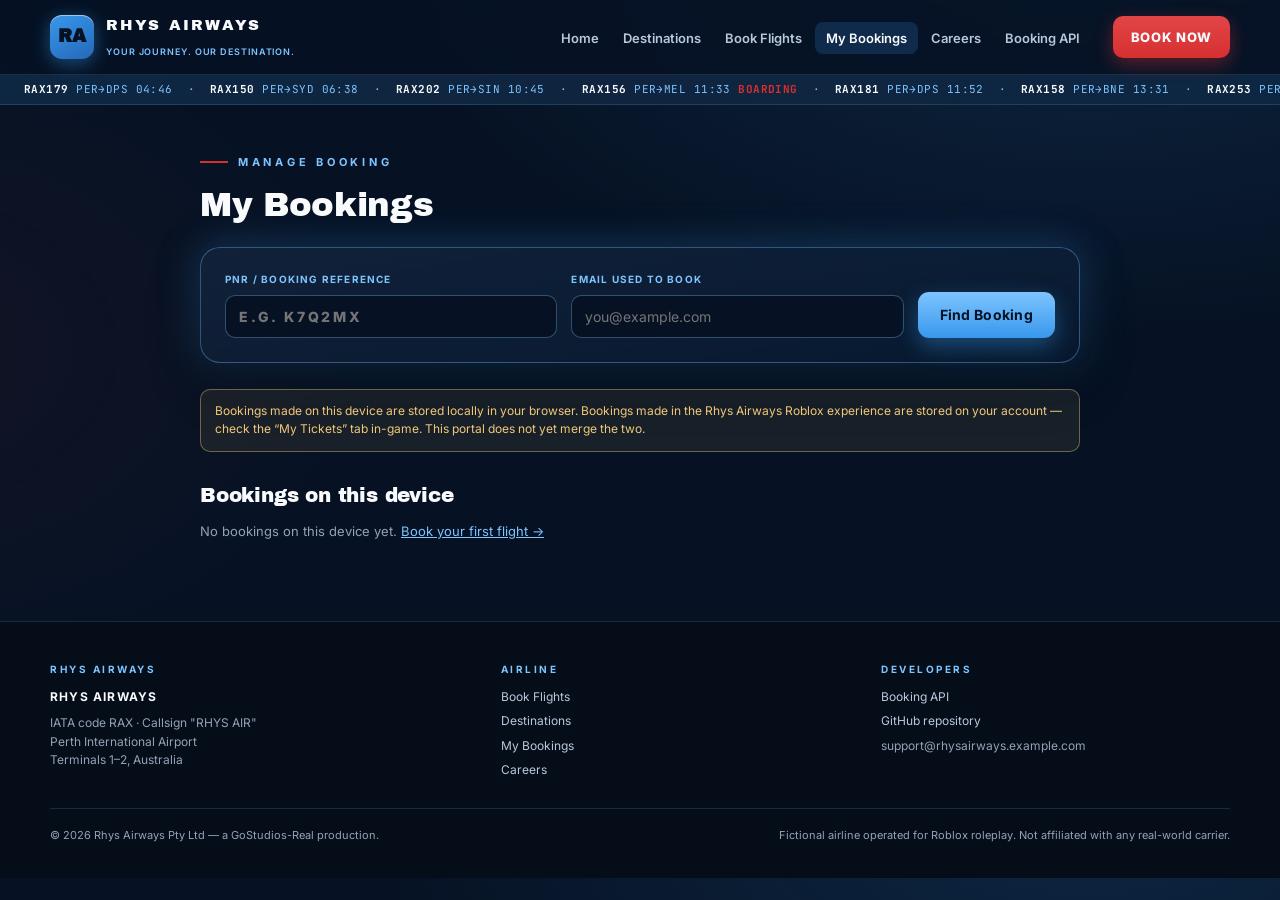
<file: myflights.html>
<!DOCTYPE html>
<html lang="en">
<head>
<meta charset="UTF-8">
<meta name="viewport" content="width=device-width, initial-scale=1.0">
<title>My Bookings — Rhys Airways</title>
<meta name="description" content="Look up your Rhys Airways booking with your PNR and email. View or cancel your e-ticket.">
<meta name="theme-color" content="#061224">
<meta property="og:type" content="website">
<meta property="og:site_name" content="Rhys Airways">
<meta property="og:title" content="My Bookings — Rhys Airways">
<meta property="og:description" content="PNR lookup: view or cancel your Rhys Airways bookings.">
<link rel="canonical" href="https://gostudios-real.github.io/RhysAirways/myflights.html">
<link rel="icon" href="assets/favicon.svg" type="image/svg+xml">
<link rel="stylesheet" href="css/style.css">
</head>
<body>

<nav class="nav" aria-label="Main navigation">
  <div class="container nav-inner">
    <a class="brand" href="index.html">
      <span class="brand-mark" aria-hidden="true">RA</span>
      <span><span class="brand-name">RHYS AIRWAYS</span><br><span class="brand-slogan">YOUR JOURNEY. OUR DESTINATION.</span></span>
    </a>
    <button class="nav-toggle" aria-label="Toggle menu">☰</button>
    <ul class="nav-links">
      <li><a href="index.html">Home</a></li>
      <li><a href="destinations.html">Destinations</a></li>
      <li><a href="book.html">Book Flights</a></li>
      <li><a href="myflights.html">My Bookings<span class="badge" data-booking-count aria-hidden="true"></span></a></li>
      <li><a href="careers.html">Careers</a></li>
      <li><a href="api.html">Booking API</a></li>
    </ul>
    <a class="nav-cta" href="book.html">BOOK NOW</a>
  </div>
</nav>

<div class="ticker" aria-hidden="true">
  <div class="ticker-inner">&nbsp;</div>
</div>

<section style="padding-top: 40px;">
  <div class="container" style="max-width: 880px;">
    <span class="kicker">Manage booking</span>
    <h2 style="margin:8px 0 16px;">My Bookings</h2>

    <form id="lookup-form" class="booking-panel">
      <div class="form-grid" style="grid-template-columns: 1fr 1fr auto;">
        <label class="field">PNR / Booking reference<input id="l-pnr" required placeholder="e.g. K7Q2MX" maxlength="6" style="text-transform:uppercase; letter-spacing:0.2em; font-weight:800;"></label>
        <label class="field">Email used to book<input id="l-email" required type="email" placeholder="you@example.com"></label>
        <div style="display:flex; align-items:end;"><button class="btn btn-sky" type="submit" style="height:46px;">Find Booking</button></div>
      </div>
    </form>

    <div id="lookup-result" style="margin-top:18px;"></div>

    <div class="notice" style="margin-top: 26px;">Bookings made on this device are stored locally in your browser. Bookings made in the Rhys Airways Roblox experience are stored on your account — check the “My Tickets” tab in-game. This portal does not yet merge the two.</div>

    <h2 style="font-size:20px; margin:28px 0 10px;">Bookings on this device</h2>
    <div id="device-bookings"></div>
  </div>
</section>

<footer>
  <div class="container footer-inner">
    <div class="footer-col">
      <h4>Rhys Airways</h4>
      <strong style="color:#f8fafc; letter-spacing:.1em;">RHYS AIRWAYS</strong>
      <p style="margin-top:8px;">IATA code RAX · Callsign "RHYS AIR"<br>Perth International Airport<br>Terminals 1–2, Australia</p>
    </div>
    <div class="footer-col">
      <h4>Airline</h4>
      <ul>
        <li><a href="book.html">Book Flights</a></li>
        <li><a href="destinations.html">Destinations</a></li>
        <li><a href="myflights.html">My Bookings</a></li>
        <li><a href="careers.html">Careers</a></li>
      </ul>
    </div>
    <div class="footer-col">
      <h4>Developers</h4>
      <ul>
        <li><a href="api.html">Booking API</a></li>
        <li><a href="https://github.com/GoStudios-Real/RhysAirways" rel="noopener">GitHub repository</a></li>
        <li>support@rhysairways.example.com</li>
      </ul>
    </div>
  </div>
  <div class="container footer-bottom">
    <span>© <span data-year></span> Rhys Airways Pty Ltd — a GoStudios-Real production.</span>
    <span>Fictional airline operated for Roblox roleplay. Not affiliated with any real-world carrier.</span>
  </div>
</footer>

<script src="js/config.js"></script>
<script src="js/data.js"></script>
<script src="js/app.js"></script>
<script>
  const $ = (id) => document.getElementById(id);
  const esc = (s) => String(s).replace(/[&<>"']/g, c => ({"&":"&amp;","<":"&lt;",">":"&gt;",'"':"&quot;","'":"&#39;"}[c]));

  function renderDeviceList() {
    const list = RhysBookings.all();
    $("device-bookings").innerHTML = list.length
      ? list.map(b => `<div class="flight-result"><div>
          <div class="flight-times">${b.flight} · ${b.route} <span style="color:var(--grey); font-size:12px">→ ${esc(b.city)}</span></div>
          <div class="flight-route">${b.date} ${b.depart} · ${b.cabin.toUpperCase()} · ${b.pax} pax · PNR <b style="color:var(--gold)">${b.pnr}</b></div>
        </div><div class="flight-price">${currency(b.total)}<br><button class="btn btn-ghost" style="margin-top:6px; padding:6px 12px; font-size:11px;" data-cancel="${b.pnr}">Cancel</button></div></div>`).join("")
      : '<p class="sub">No bookings on this device yet. <a href="book.html" style="color:var(--sky-light)">Book your first flight →</a></p>';
  }

  async function serverLookup(pnr) {
    const cfg = window.RHYS_DISPATCH || {};
    const repo = cfg.repo || "GoStudios-Real/RhysAirways";
    try {
      const r = await fetch(`https://raw.githubusercontent.com/${repo}/main/data/bookings/${encodeURIComponent(pnr.toUpperCase())}.json`, { cache: "no-store" });
      if (!r.ok) return null;
      return await r.json();
    } catch { return null; }
  }

  $("lookup-form").addEventListener("submit", async (e) => {
    e.preventDefault();
    const pnr = $("l-pnr").value.trim().toUpperCase();
    const local = RhysBookings.find(pnr, $("l-email").value);
    const remote = local ? null : await serverLookup(pnr);
    const b = local || (remote ? { ...remote, total: null, cabin: remote.cabin, pax: remote.passengers, city: remote.route, aircraft: "(see itinerary)", fare: null } : null);
    $("lookup-result").innerHTML = b
      ? `<div class="card" style="max-width:560px;"><span class="pill">CONFIRMED${remote ? " · SERVER" : ""}</span>
          <h2 style="margin:10px 0 4px; font-size:22px;">${b.flight} to ${esc(b.city || b.route)}</h2>
          <p class="sub">${b.date} · departs ${b.depart} · ${String(b.cabin).toUpperCase()} · ${b.pax} passenger(s)</p>
          <p style="margin-top:10px;">Passenger: <b>${esc(b.name)}</b>${b.total ? ` · Total paid: <b style="color:var(--gold)">${currency(b.total)}</b>` : ""}</p>
          <p style="margin-top:6px;">PNR: <span class="mono" style="display:inline-block; padding:4px 10px;">${b.pnr}</span> · Aircraft: ${esc(b.aircraft || "-")}</p>
        </div>`
      : '<div class="notice">No booking matched those details. Check the PNR and the email you used.</div>';
  });

  $("device-bookings").addEventListener("click", (e) => {
    const btn = e.target.closest("[data-cancel]");
    if (!btn) return;
    if (RhysBookings.cancel(btn.getAttribute("data-cancel"))) { window.showToast("Booking cancelled — refund to the original payment method."); renderDeviceList(); }
  });

  renderDeviceList();
</script>
</body>
</html>
</file>
<file: css/style.css>
/* ============================================================
   RHYS AIRWAYS — v2 brand stylesheet
   Navy #0b1f3a · Sky #3898ec · White #f8fafc · Red #d63031 · Gold #f0c878
   Typography: Archivo Black (display) + Inter (body)
   ============================================================ */
@import url('https://fonts.googleapis.com/css2?family=Archivo+Black&family=Inter:wght@400;500;600;700&family=JetBrains+Mono:wght@400;600&display=swap');

:root {
  --navy: #0b1f3a;
  --navy-dark: #061224;
  --navy-mid: #10243f;
  --sky: #3898ec;
  --sky-light: #7ec4ff;
  --white: #f8fafc;
  --red: #d63031;
  --red-hot: #e24546;
  --gold: #f0c878;
  --grey: #93a2b5;
  --shadow: 0 18px 50px rgba(0, 0, 0, 0.45);
  --glow: 0 0 40px rgba(56, 152, 236, 0.35);
  --border: rgba(126, 196, 255, 0.16);
  --border-strong: rgba(126, 196, 255, 0.35);
  --radius: 16px;
}

* { box-sizing: border-box; margin: 0; padding: 0; }
html { scroll-behavior: smooth; scroll-padding-top: 84px; }
body {
  background:
    radial-gradient(1200px 700px at 85% -10%, rgba(56, 152, 236, 0.16), transparent 60%),
    radial-gradient(900px 600px at -10% 40%, rgba(214, 48, 49, 0.06), transparent 55%),
    var(--navy-dark);
  color: var(--white);
  font-family: Inter, "Segoe UI", system-ui, -apple-system, sans-serif;
  line-height: 1.55;
  -webkit-font-smoothing: antialiased;
}

::selection { background: var(--sky); color: var(--navy-dark); }

:focus-visible {
  outline: 3px solid var(--sky-light);
  outline-offset: 2px;
  border-radius: 4px;
}

.container { width: min(1180px, 100% - 32px); margin: 0 auto; }

/* ---------- top nav ---------- */
.nav {
  position: sticky; top: 0; z-index: 60;
  background: rgba(6, 18, 36, 0.85);
  backdrop-filter: blur(14px);
  -webkit-backdrop-filter: blur(14px);
  border-bottom: 1px solid var(--border);
}
.nav-inner { display: flex; align-items: center; gap: 22px; padding: 12px 0; }
.brand { display: flex; align-items: center; gap: 12px; text-decoration: none; }
.brand-mark {
  width: 44px; height: 44px; border-radius: 12px;
  background: linear-gradient(150deg, var(--sky) 0%, #2568b8 100%);
  display: grid; place-items: center;
  font-family: "Archivo Black", "Arial Black", sans-serif;
  font-weight: 900; font-size: 18px; color: var(--navy-dark);
  flex: 0 0 auto;
  box-shadow: 0 4px 18px rgba(56, 152, 236, 0.45), inset 0 1px 0 rgba(255,255,255,.5);
  transition: transform .25s ease;
}
.brand:hover .brand-mark { transform: rotate(-6deg) scale(1.05); }
.brand-name { font-family: "Archivo Black", "Arial Black", sans-serif; font-size: 15px; letter-spacing: 0.14em; color: var(--white); }
.brand-slogan { font-size: 9px; color: var(--sky-light); letter-spacing: 0.1em; font-weight: 600; }
.nav-links { display: flex; gap: 2px; list-style: none; margin-left: auto; flex-wrap: wrap; align-items: center; }
.nav-links a {
  color: #b8c8dd; text-decoration: none; font-size: 13px; font-weight: 600;
  padding: 8px 11px; border-radius: 8px; transition: .2s;
}
.nav-links a:hover, .nav-links a.active { color: var(--white); background: rgba(56, 152, 236, 0.18); }
.badge {
  display: inline-grid; place-items: center; min-width: 18px; height: 18px;
  font-size: 10px; font-weight: 800; color: var(--white);
  background: var(--red); border-radius: 999px; padding: 0 5px; margin-left: 4px;
  vertical-align: 2px;
}
.nav-cta {
  background: linear-gradient(180deg, var(--red-hot) 0%, var(--red) 100%);
  color: var(--white); text-decoration: none;
  font-weight: 800; font-size: 13px; padding: 11px 18px; border-radius: 10px;
  letter-spacing: 0.05em; white-space: nowrap;
  box-shadow: 0 6px 18px rgba(214, 48, 49, 0.4);
  transition: transform .2s ease, box-shadow .2s ease;
}
.nav-cta:hover { transform: translateY(-1px); box-shadow: 0 10px 26px rgba(214, 48, 49, 0.5); }
.nav-toggle { display: none; background: none; border: 1px solid var(--border-strong); color: var(--white); border-radius: 8px; padding: 8px 12px; font-size: 16px; cursor: pointer; }

/* ---------- departures marquee ---------- */
.ticker {
  overflow: hidden; white-space: nowrap;
  background: linear-gradient(90deg, #0d2742 0%, #10243f 50%, #0d2742 100%);
  border-bottom: 1px solid var(--border);
  font-family: "JetBrains Mono", Consolas, monospace;
  font-size: 11px; color: var(--sky-light); letter-spacing: 0.04em;
  padding: 6px 0;
}
.ticker-inner { display: inline-block; padding-left: 24px; animation: marquee 40s linear infinite; }
.ticker-inner b { color: var(--white); }
.ticker .blink { color: var(--red); font-weight: 700; animation: blink 1.1s steps(2) infinite; }
@keyframes marquee { from { transform: translateX(0); } to { transform: translateX(-50%); } }
@keyframes blink { 50% { opacity: 0.4; } }

/* ---------- hero ---------- */
.hero {
  position: relative; overflow: hidden;
  background:
    radial-gradient(ellipse at 72% 18%, rgba(56, 152, 236, 0.32), transparent 55%),
    radial-gradient(ellipse at 18% 85%, rgba(214, 48, 49, 0.10), transparent 50%),
    radial-gradient(ellipse at 55% 60%, rgba(240, 200, 120, 0.06), transparent 45%),
    var(--navy-dark);
  border-bottom: 4px solid var(--red);
  isolation: isolate;
}
.hero::before {
  content: ""; position: absolute; inset: 0; z-index: -1; opacity: .5;
  background-image:
    radial-gradient(1.5px 1.5px at 12% 20%, #fff8, transparent),
    radial-gradient(1px 1px at 34% 12%, #fff6, transparent),
    radial-gradient(1.5px 1.5px at 58% 28%, #fff7, transparent),
    radial-gradient(1px 1px at 78% 16%, #fff5, transparent),
    radial-gradient(2px 2px at 26% 40%, #fff4, transparent),
    radial-gradient(1.5px 1.5px at 90% 44%, #fff6, transparent),
    radial-gradient(1px 1px at 45% 52%, #fff4, transparent),
    radial-gradient(1.5px 1.5px at 66% 8%, #fff6, transparent);
}
.hero-inner { display: grid; grid-template-columns: 1.05fr 0.95fr; gap: 40px; align-items: center; padding: 68px 0 78px; position: relative; }
.kicker { color: var(--sky-light); font-size: 11px; letter-spacing: 0.34em; font-weight: 700; text-transform: uppercase; display: inline-flex; align-items: center; gap: 10px; }
.kicker::before { content: ""; width: 28px; height: 2px; background: var(--red); display: inline-block; }
h1 { font-family: "Archivo Black", "Arial Black", sans-serif; font-size: clamp(34px, 5vw, 58px); line-height: 1.06; margin: 16px 0; letter-spacing: -0.015em; font-weight: 900; }
h1 .accent { color: var(--sky); text-shadow: 0 0 44px rgba(56,152,236,.5); }
.lede { color: #b8c8dd; font-size: 16px; max-width: 48ch; }
.lede strong { color: var(--white); }
.hero-actions { display: flex; gap: 12px; margin-top: 26px; flex-wrap: wrap; }
.trust { display: flex; gap: 18px; margin-top: 28px; flex-wrap: wrap; }
.trust-item { display: flex; align-items: center; gap: 8px; font-size: 12px; color: var(--grey); }
.trust-item svg { flex: 0 0 auto; }

.plane-wrap { display: grid; place-items: center; position: relative; }
.plane-art { width: 100%; max-width: 500px; filter: drop-shadow(0 34px 70px rgba(56, 152, 236, 0.4)); animation: float 5.5s ease-in-out infinite; }
@keyframes float { 0%,100% { transform: translateY(0) } 50% { transform: translateY(-18px) } }
.hero-ring { position: absolute; width: min(430px, 80vw); aspect-ratio: 1; border: 1px solid rgba(126,196,255,.18); border-radius: 50%; }

/* ---------- buttons ---------- */
.btn {
  display: inline-flex; align-items: center; gap: 8px; border: none; cursor: pointer; text-decoration: none;
  font-family: inherit; font-weight: 700; border-radius: 11px; padding: 13px 22px; font-size: 14px; letter-spacing: 0.02em;
  transition: transform .18s ease, box-shadow .18s ease, background .18s ease;
}
.btn-red { background: linear-gradient(180deg, var(--red-hot), var(--red)); color: var(--white); box-shadow: 0 8px 22px rgba(214,48,49,.4); }
.btn-red:hover { transform: translateY(-2px); box-shadow: 0 12px 30px rgba(214,48,49,.5); }
.btn-sky { background: linear-gradient(180deg, var(--sky-light), var(--sky)); color: var(--navy-dark); box-shadow: 0 8px 22px rgba(56,152,236,.4); }
.btn-sky:hover { transform: translateY(-2px); }
.btn-ghost { background: transparent; color: var(--sky-light); border: 1px solid var(--border-strong); }
.btn-ghost:hover { border-color: var(--sky-light); color: var(--white); transform: translateY(-2px); }
.btn-block { display: flex; justify-content: center; width: 100%; }

/* ---------- sections ---------- */
section { padding: 60px 0; }
.section-head { display: flex; align-items: end; justify-content: space-between; gap: 20px; margin-bottom: 26px; }
h2 { font-family: "Archivo Black", "Arial Black", sans-serif; font-size: clamp(24px, 3vw, 34px); letter-spacing: -0.01em; font-weight: 400; }
.sub { color: var(--grey); font-size: 13px; margin-top: 6px; }
.eyebrow { color: var(--gold); font-size: 10px; letter-spacing: .3em; text-transform: uppercase; font-weight: 700; }

/* ---------- grids & cards ---------- */
.grid { display: grid; gap: 18px; }
.grid-2 { grid-template-columns: repeat(2, 1fr); }
.grid-3 { grid-template-columns: repeat(3, 1fr); }
.grid-4 { grid-template-columns: repeat(4, 1fr); }
.grid-7 { grid-template-columns: repeat(auto-fill, minmax(150px, 1fr)); }

.card {
  position: relative; overflow: hidden;
  background: linear-gradient(165deg, rgba(37, 62, 98, 0.35) 0%, rgba(11, 31, 58, 0.9) 65%);
  border: 1px solid var(--border);
  border-radius: var(--radius); padding: 20px;
  transition: transform .25s ease, border-color .25s ease, box-shadow .25s ease;
  text-decoration: none; color: inherit; display: block;
}
.card::after { content: ""; position: absolute; inset: 0 0 auto 0; height: 1px; background: linear-gradient(90deg, transparent, rgba(126,196,255,.5), transparent); opacity: .6; }
.card:hover { transform: translateY(-4px); border-color: var(--border-strong); box-shadow: var(--shadow), var(--glow); }
.card-code { font-family: "JetBrains Mono", monospace; font-size: 32px; font-weight: 600; color: var(--sky-light); letter-spacing: 0.08em; }
.card-city { color: var(--white); font-weight: 700; font-size: 15px; margin-top: 2px; }
.card-meta { color: var(--grey); font-size: 12px; margin: 10px 0 12px; min-height: 34px; }
.card-fare { font-size: 22px; font-weight: 800; color: var(--gold); }
.card-fare small { font-size: 11px; color: var(--grey); font-weight: 500; }

/* ---------- fleet section ---------- */
.fleet-card { display: grid; grid-template-columns: auto 1fr; gap: 16px; align-items: center; }
.fleet-silhouette { width: 130px; height: 64px; }
.fleet-name { font-size: 16px; font-weight: 800; }
.fleet-meta { color: var(--grey); font-size: 11px; margin-top: 4px; font-family: "JetBrains Mono", monospace; }
.fleet-stat { display:flex; gap: 14px; margin-top: 8px; }
.fleet-stat span { font-size: 10px; color: var(--sky-light); letter-spacing: .06em; }
.fleet-stat b { color: var(--white); display:block; font-size: 13px; }

/* ---------- booking form ---------- */
.booking-panel {
  background: linear-gradient(170deg, rgba(23, 43, 71, 0.6), rgba(8, 26, 48, 0.92));
  border: 1px solid var(--border-strong); border-radius: 20px; padding: 24px;
  box-shadow: var(--shadow), var(--glow);
}
.form-grid { display: grid; grid-template-columns: repeat(4, 1fr); gap: 14px; }
label.field { display: flex; flex-direction: column; gap: 7px; font-size: 10px; letter-spacing: 0.12em; color: var(--sky-light); font-weight: 700; text-transform: uppercase; }
select, input, textarea {
  background: #061224; color: var(--white); border: 1px solid var(--border-strong);
  border-radius: 10px; padding: 12px 13px; font-size: 14px; font-family: inherit; outline: none;
  transition: border-color .2s, box-shadow .2s;
}
select:focus, input:focus, textarea:focus { border-color: var(--sky); box-shadow: 0 0 0 3px rgba(56,152,236,.25); }

.flight-result { display: flex; align-items: center; gap: 16px; padding: 14px 16px; border: 1px solid var(--border); border-radius: 14px; margin-top: 12px; background: rgba(11, 31, 58, 0.75); transition: .2s; }
.flight-result:hover { border-color: var(--sky); transform: translateX(4px); }
.flight-times { font-family: "JetBrains Mono", monospace; font-weight: 600; font-size: 18px; }
.flight-route { color: var(--grey); font-size: 12px; margin-top: 2px; }
.flight-aircraft { color: var(--sky-light); font-size: 11px; margin-top: 2px; }
.flight-price { margin-left: auto; text-align: right; }
.flight-price b { font-size: 20px; color: var(--gold); }

/* ---------- e-ticket ---------- */
.ticket { background: var(--white); color: var(--navy); border-radius: 14px; overflow: hidden; max-width: 580px; margin: 18px auto 0; box-shadow: var(--shadow); }
.ticket-head { background: linear-gradient(120deg, var(--navy) 0%, #12305a 100%); color: var(--white); padding: 12px 18px; display: flex; justify-content: space-between; align-items: center; }
.ticket-body { padding: 16px 18px; display: grid; grid-template-columns: auto auto auto; gap: 18px; align-items: center; }
.ticket-code { font-family: "Archivo Black", "Arial Black", sans-serif; font-size: 40px; letter-spacing: 0.08em; }
.ticket-city { font-size: 10px; color: var(--grey); letter-spacing: 0.16em; text-transform: uppercase; }
.ticket-meta { font-size: 11px; color: #333; border-top: 2px dashed #b8c4d4; padding: 12px 18px; display: grid; grid-template-columns: repeat(3, 1fr); gap: 8px; }
.barcode { display: flex; align-items: flex-end; gap: 2px; height: 46px; }
.barcode > span { display: block; background: var(--navy); height: 100%; }

/* ---------- notices ---------- */
.notice { border: 1px solid rgba(240,200,120,.4); background: rgba(240,200,120,.08); color: var(--gold); padding: 12px 14px; border-radius: 10px; font-size: 12px; }
.notice-sky { border-color: rgba(56,152,236,.4); background: rgba(56,152,236,.08); color: var(--sky-light); }
.mono { font-family: "JetBrains Mono", Consolas, monospace; background: #061224; border: 1px solid var(--border); border-radius: 10px; padding: 14px; font-size: 12px; overflow-x: auto; white-space: pre; color: #cfe8ff; }

.toast { position: fixed; right: 18px; bottom: 18px; z-index: 80; background: var(--navy); border: 1px solid var(--sky); padding: 12px 16px; border-radius: 12px; font-size: 13px; box-shadow: var(--shadow), var(--glow); max-width: 340px; animation: toast-in .25s ease; }
@keyframes toast-in { from { opacity: 0; transform: translateY(12px); } }

/* ---------- board ---------- */
.board { background: #04090f; border-radius: 14px; padding: 18px 20px; font-family: "JetBrains Mono", monospace; box-shadow: var(--shadow); border: 1px solid var(--border-strong); }
.board-title { color: var(--sky-light); letter-spacing: 0.3em; font-size: 11px; margin-bottom: 12px; display:flex; justify-content: space-between; align-items:center; gap: 10px; }
.live-dot { display: inline-flex; align-items: center; gap: 6px; color: #7dffa2; font-size: 10px; letter-spacing: .2em; }
.live-dot::before { content: ""; width: 8px; height: 8px; border-radius: 50%; background: #4ade80; animation: blink 1.2s steps(2) infinite; }
.board-row { display: grid; grid-template-columns: 70px 1fr 150px 90px 110px; gap: 10px; padding: 8px 4px; border-bottom: 1px solid rgba(126,196,255,.1); font-size: 13px; align-items: center; }
.board-row:last-child { border-bottom: none; }
.tag { display: inline-block; padding: 2px 8px; border-radius: 4px; font-size: 11px; font-weight: 700; letter-spacing: .06em; }
.tag-boarding { background: var(--red); color: #fff; animation: blink 1.2s steps(2) infinite; }
.tag-depart { background: #123; color: var(--sky-light); }

/* ---------- FAQ accordion ---------- */
.faq { display: grid; gap: 10px; }
.faq-item { border: 1px solid var(--border); border-radius: 14px; background: rgba(11,31,58,.6); overflow: hidden; }
.faq-q { width: 100%; text-align: left; background: none; border: none; color: var(--white); font: inherit; font-weight: 700; font-size: 15px; padding: 18px 20px; cursor: pointer; display: flex; justify-content: space-between; align-items: center; gap: 14px; }
.faq-q::after { content: "+"; font-size: 22px; color: var(--sky-light); font-weight: 400; transition: transform .25s; }
.faq-item.open .faq-q::after { transform: rotate(45deg); }
.faq-a { display: none; padding: 0 20px 18px; color: #b8c8dd; font-size: 13px; border-top: 1px solid var(--border); padding-top: 12px; }
.faq-item.open .faq-a { display: block; animation: toast-in .3s ease; }

/* ---------- newsletter ---------- */
.newsletter { display: flex; gap: 10px; max-width: 480px; margin-top: 12px; }
.newsletter input { flex: 1; }

/* ---------- footer ---------- */
footer { border-top: 1px solid var(--border); padding: 40px 0 34px; color: var(--grey); font-size: 12px; margin-top: 20px; background: rgba(4, 9, 15, 0.5); }
.footer-inner { display: grid; grid-template-columns: 1.2fr 1fr 1fr; gap: 32px; }
.footer-col h4 { color: var(--sky-light); font-size: 10px; letter-spacing: .25em; text-transform: uppercase; margin-bottom: 10px; }
.footer-col ul { list-style: none; display: grid; gap: 6px; }
.footer-col a { color: #b8c8dd; text-decoration: none; }
.footer-col a:hover { color: var(--white); text-decoration: underline; }
.footer-bottom { border-top: 1px solid var(--border); margin-top: 28px; padding-top: 18px; display: flex; justify-content: space-between; gap: 14px; flex-wrap: wrap; font-size: 11px; }

/* ---------- back to top ---------- */
.to-top { position: fixed; right: 18px; bottom: 74px; z-index: 70; width: 46px; height: 46px; border-radius: 12px; border: 1px solid var(--border-strong); background: rgba(6,18,36,.9); color: var(--sky-light); font-size: 20px; cursor: pointer; opacity: 0; pointer-events: none; transition: .25s; backdrop-filter: blur(8px); }
.to-top.show { opacity: 1; pointer-events: auto; }
.to-top:hover { background: var(--sky); color: var(--navy-dark); }

/* ---------- misc ---------- */
.pill { display: inline-flex; gap: 8px; align-items: center; border: 1px solid var(--border-strong); padding: 5px 12px; border-radius: 999px; font-size: 11px; color: var(--sky-light); background: rgba(56,152,236,.07); }
.stat { text-align: center; }
.stat b { font-family: "Archivo Black", "Arial Black", sans-serif; font-size: 30px; display: block; color: var(--white); }
.stat span { color: var(--grey); font-size: 11px; letter-spacing: 0.1em; text-transform: uppercase; }

/* ---------- responsive ---------- */
@media (max-width: 900px) {
  .hero-inner { grid-template-columns: 1fr; padding: 44px 0 52px; }
  .plane-wrap { display: none; }
  .form-grid { grid-template-columns: repeat(2, 1fr); }
  .grid-2, .grid-3, .grid-4 { grid-template-columns: repeat(2, 1fr); }
  .footer-inner { grid-template-columns: 1fr; }
  .nav-toggle { display: block; }
  .nav-links { display: none; position: absolute; top: 64px; left: 0; right: 0; background: var(--navy-dark); flex-direction: column; padding: 14px 18px; border-bottom: 1px solid var(--border); align-items: stretch; gap: 4px; }
  .nav-links.open { display: flex; }
  .nav-cta { display: none; }
  .board-row { grid-template-columns: 52px 1fr 100px; font-size: 11px; }
  .board-row .hide-sm { display: none; }
  .ticket-body { grid-template-columns: auto auto; }
  .ticker { font-size: 10px; }
}
@media (prefers-reduced-motion: reduce) {
  .plane-art, .ticker-inner, .live-dot::before, .tag-boarding { animation: none !important; }
  html { scroll-behavior: auto; }
}
</file>
